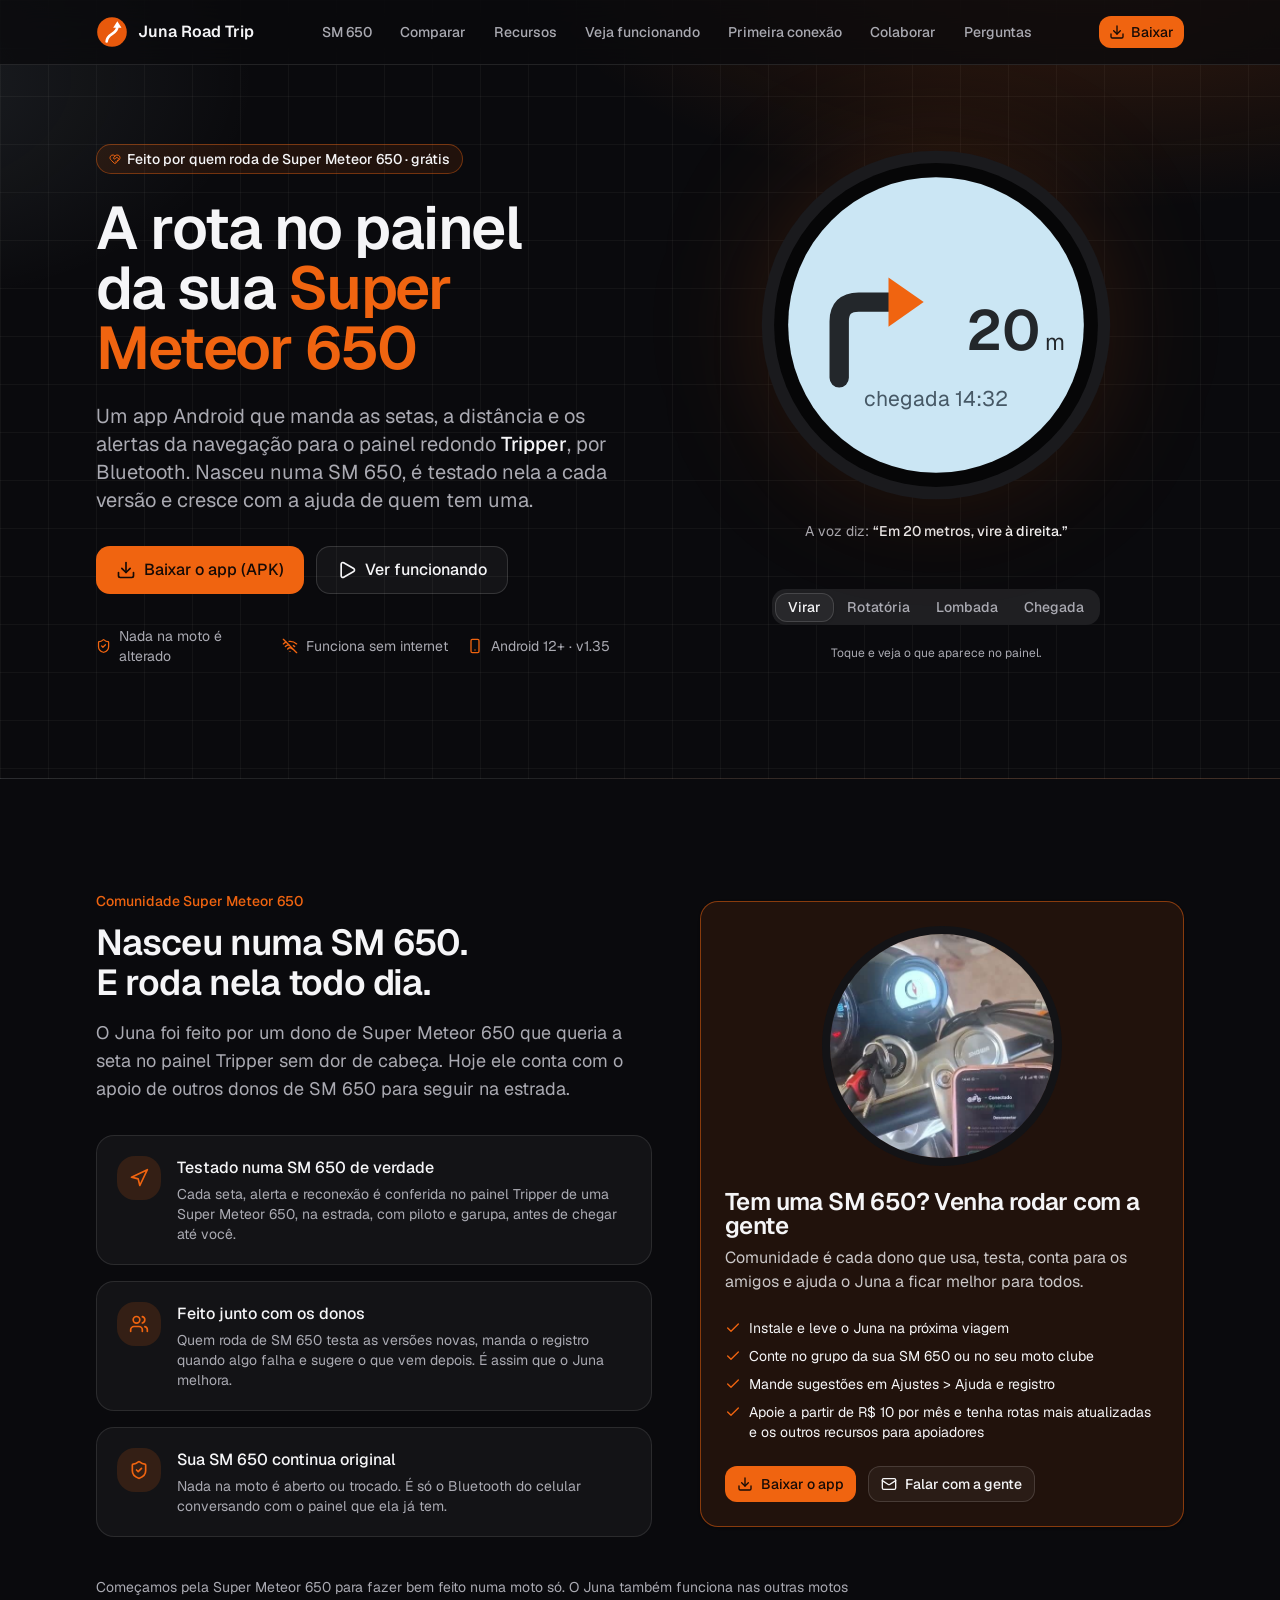
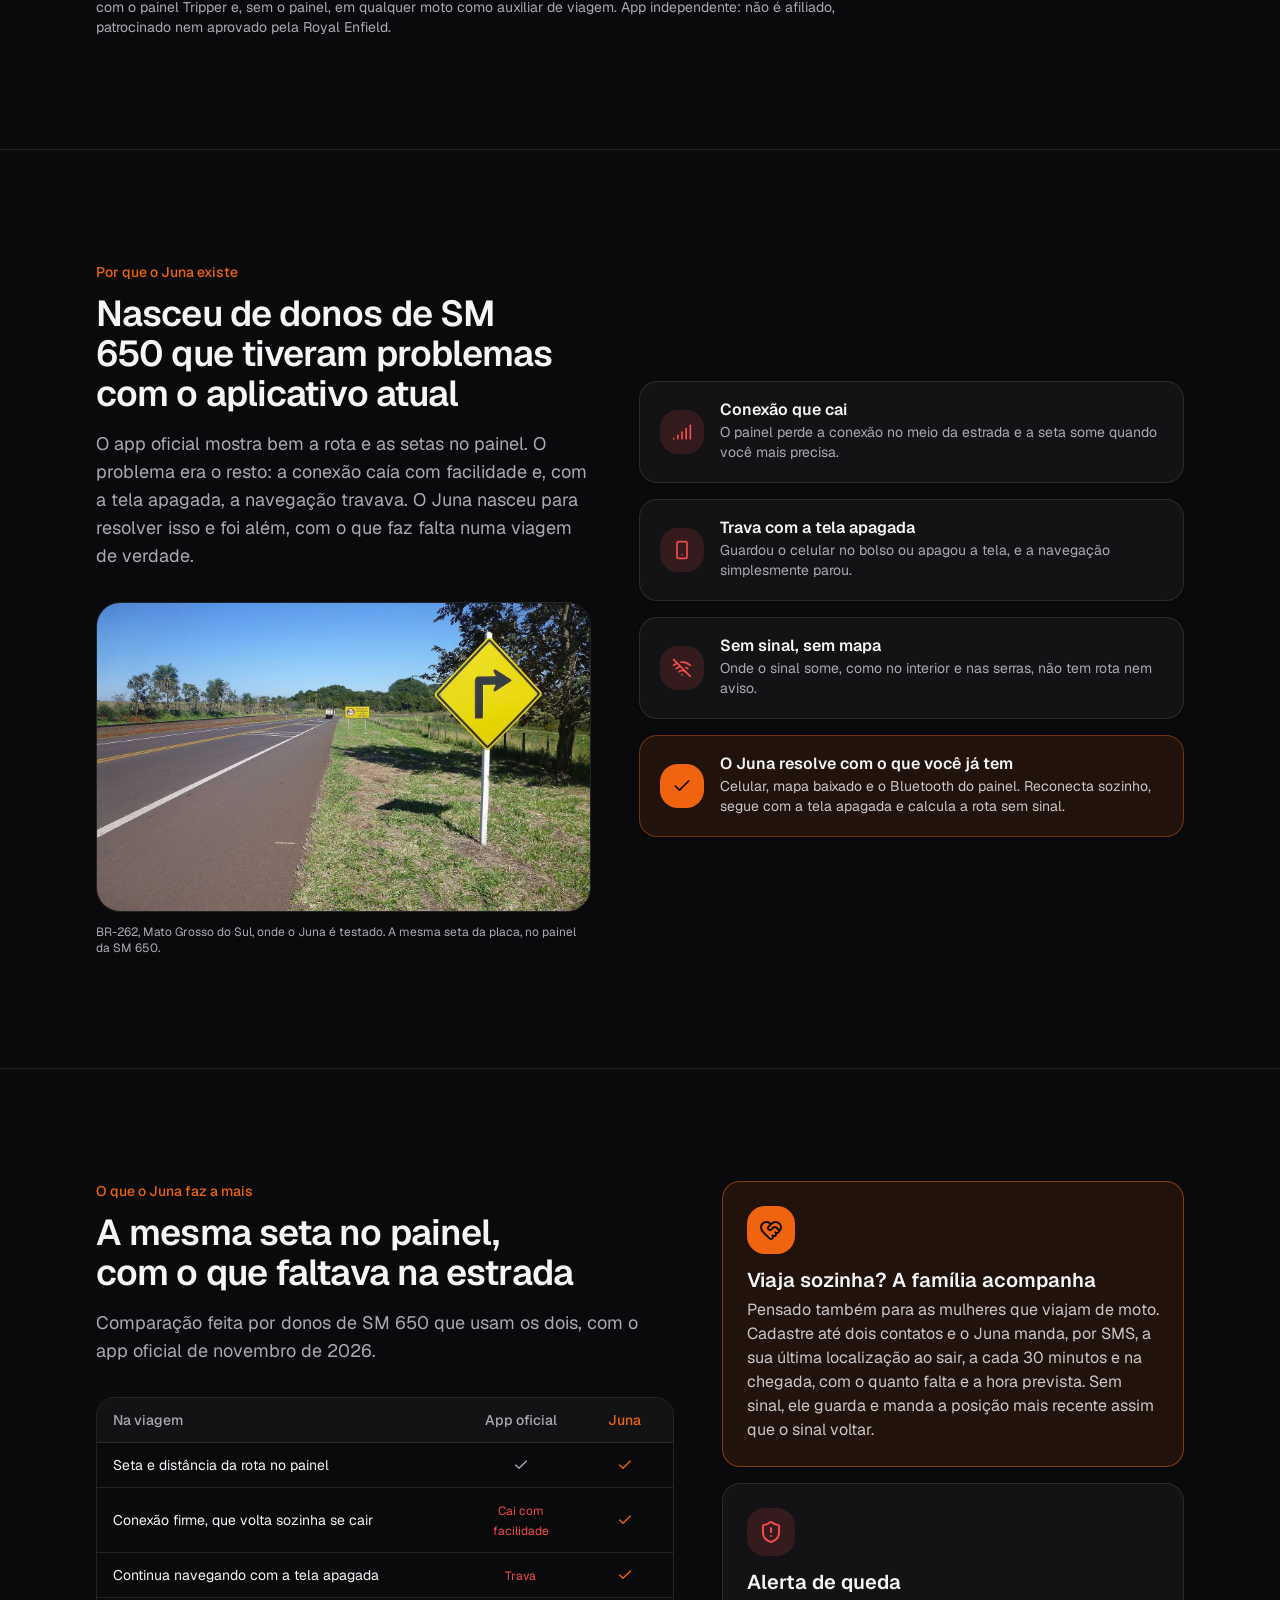
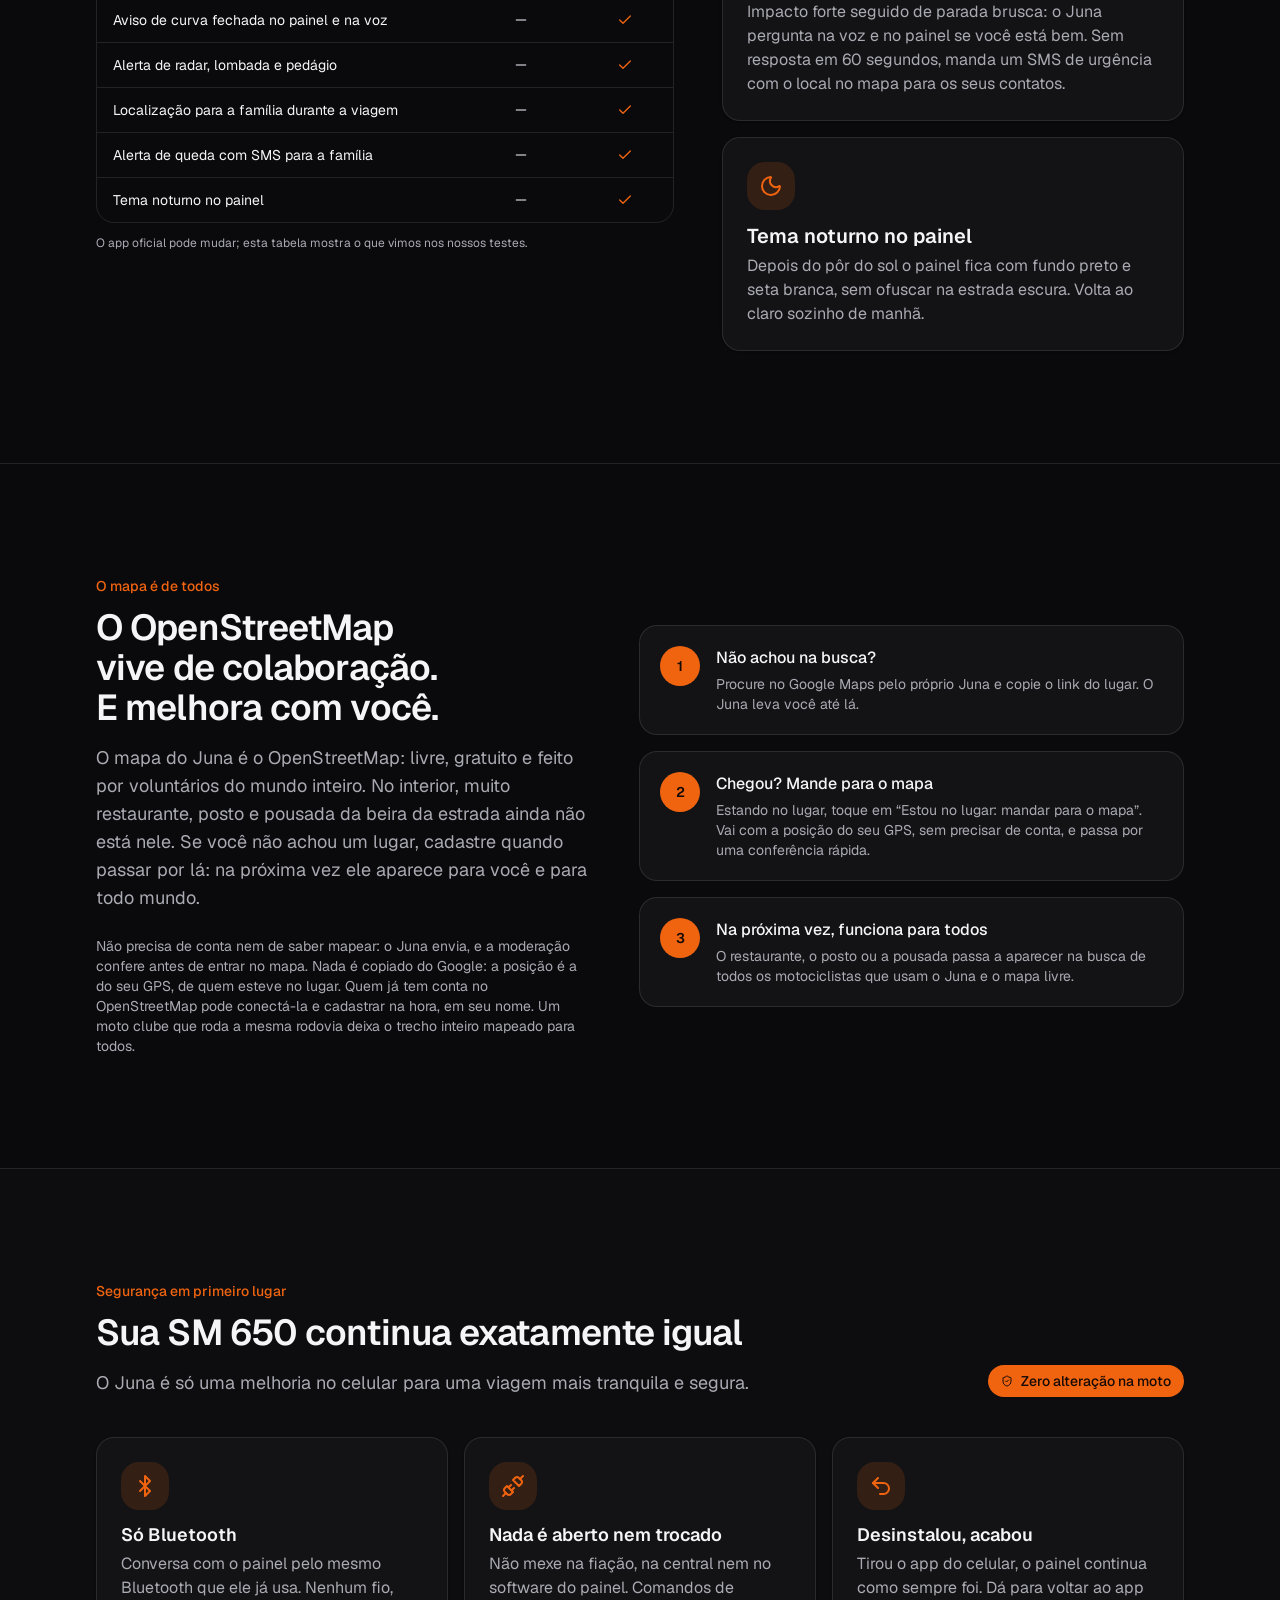
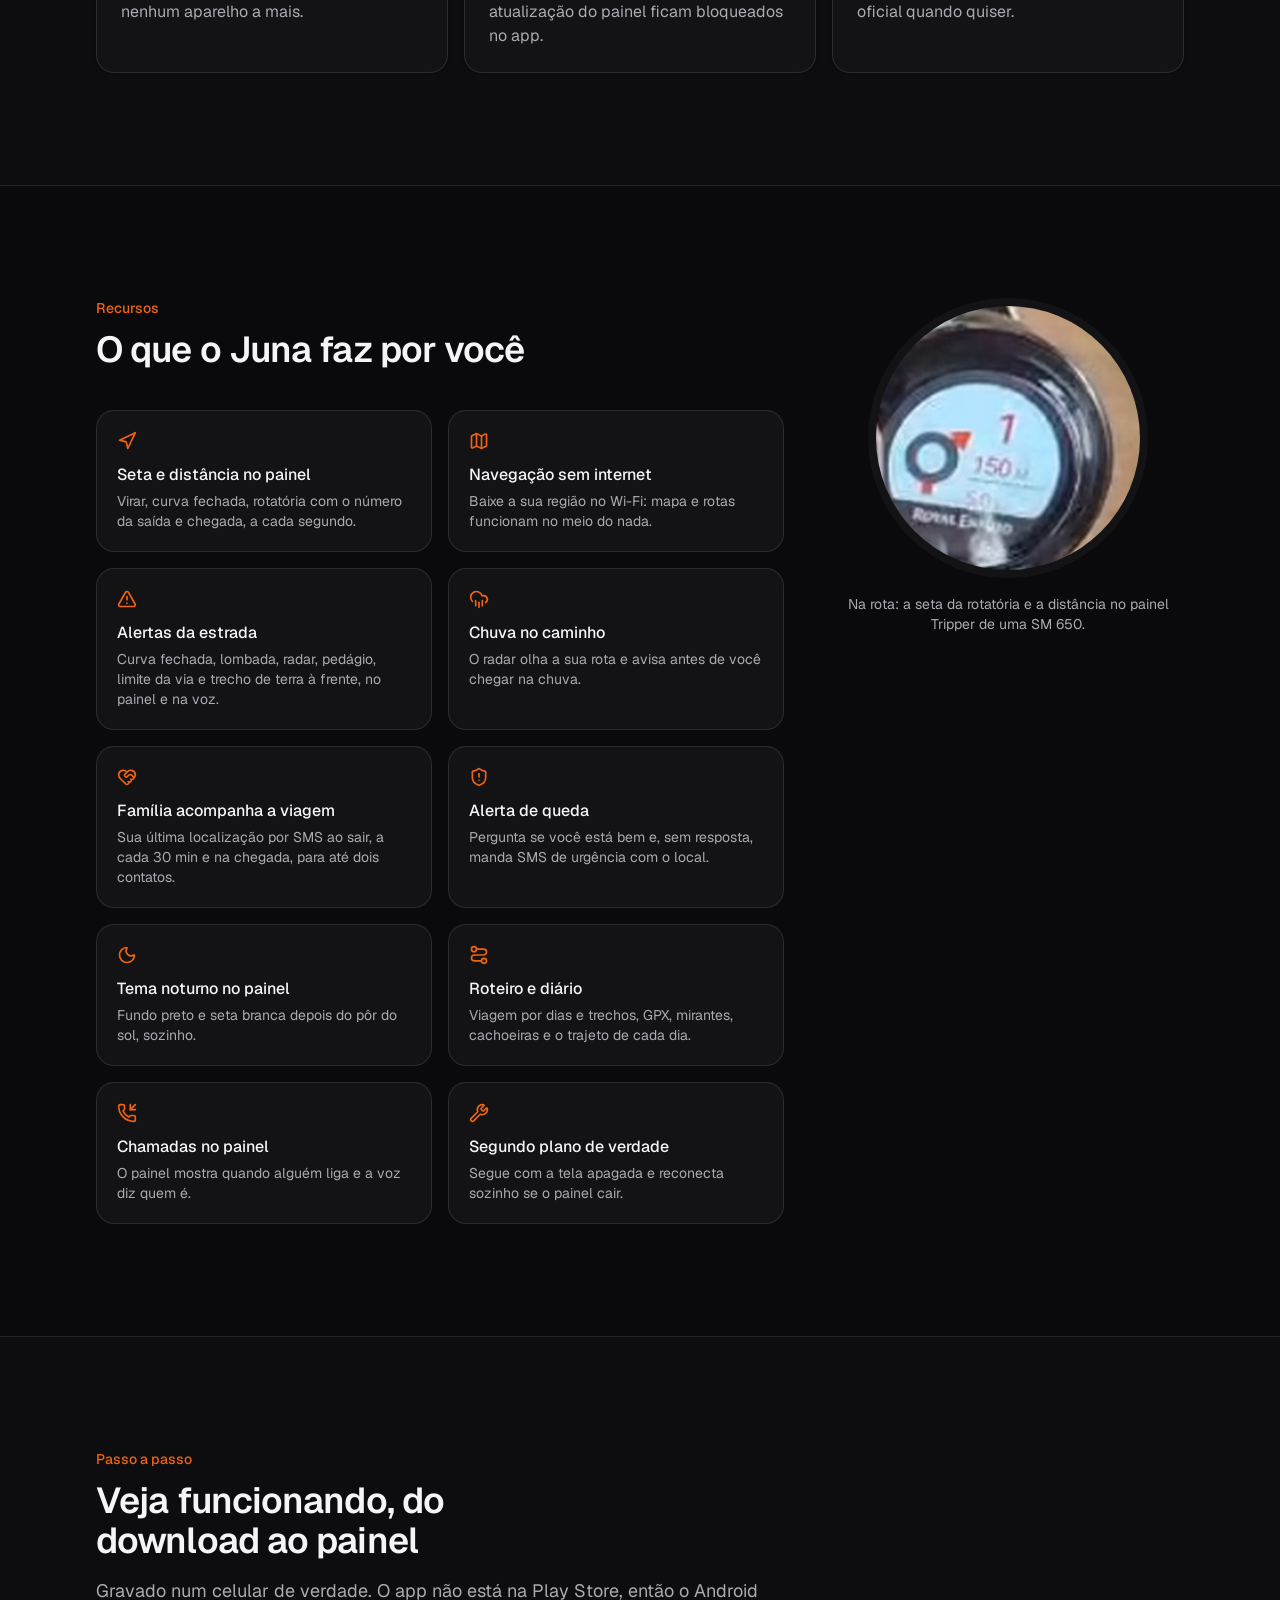
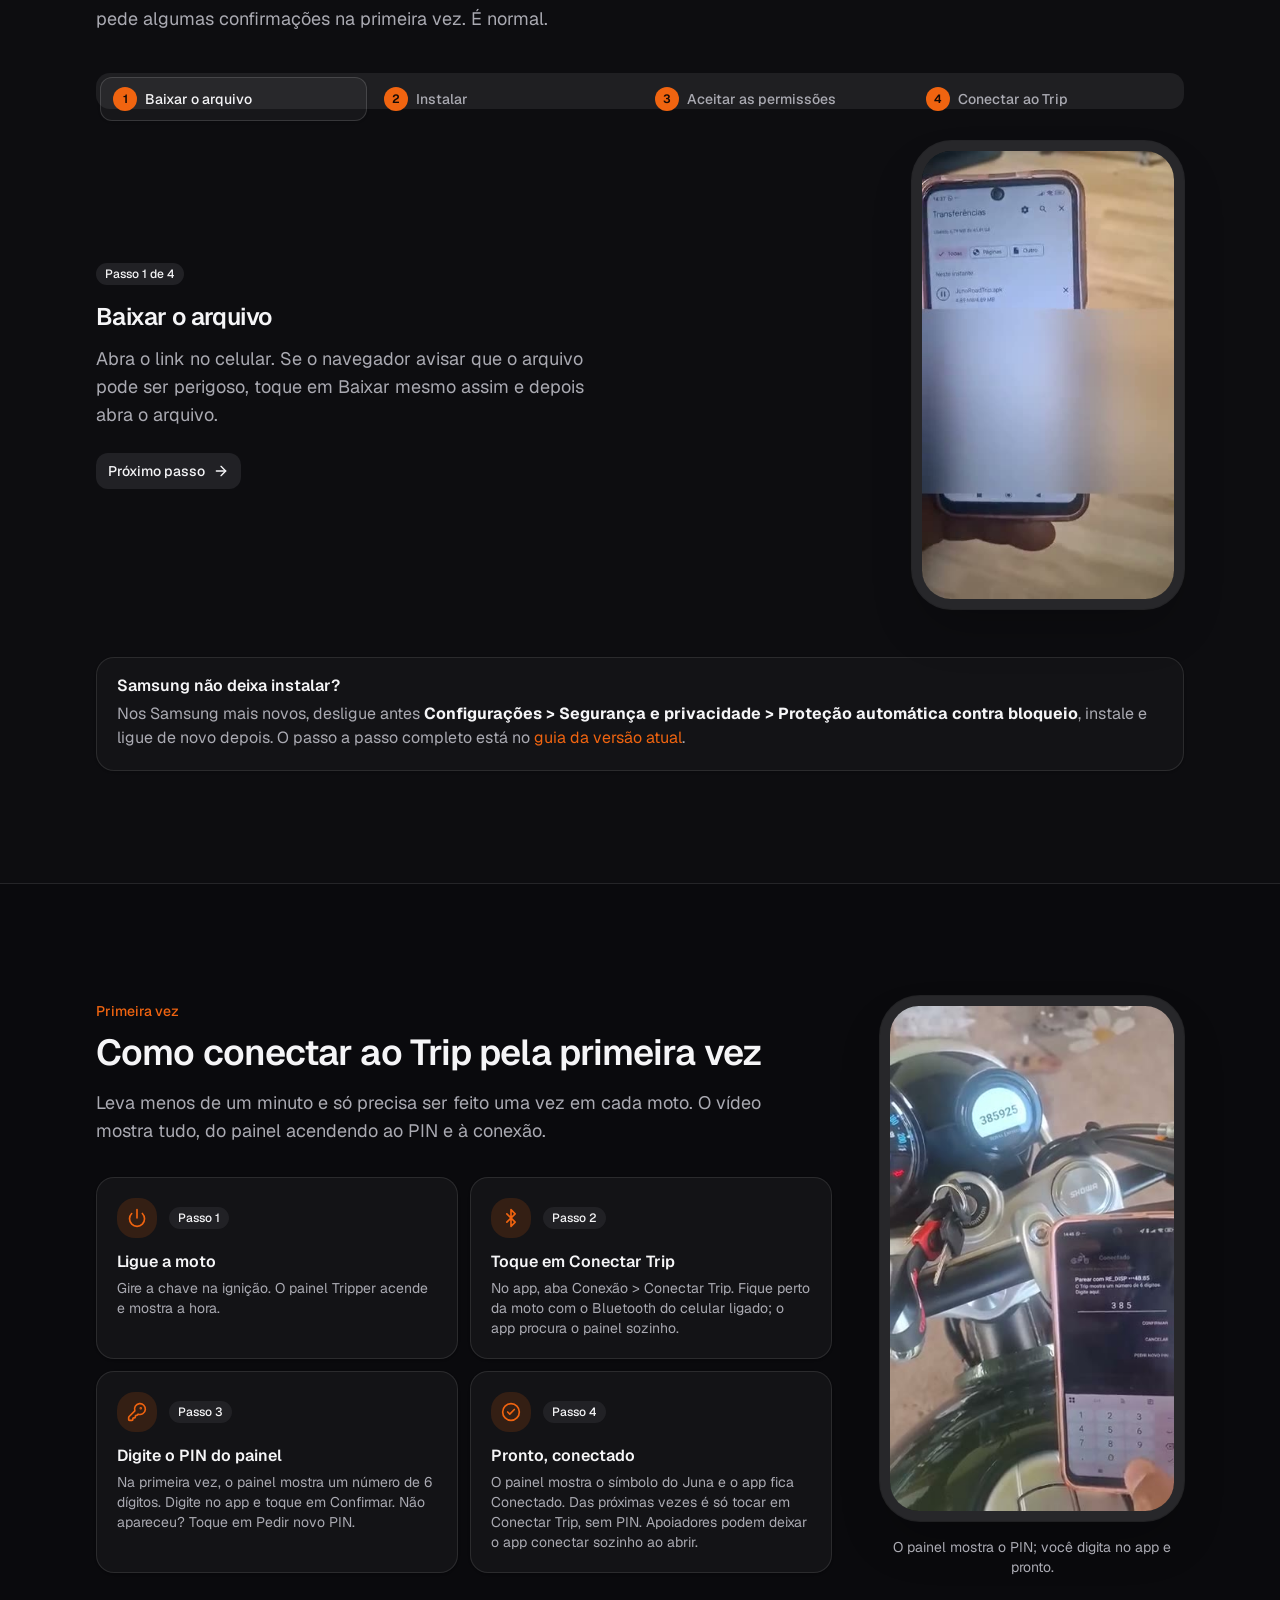
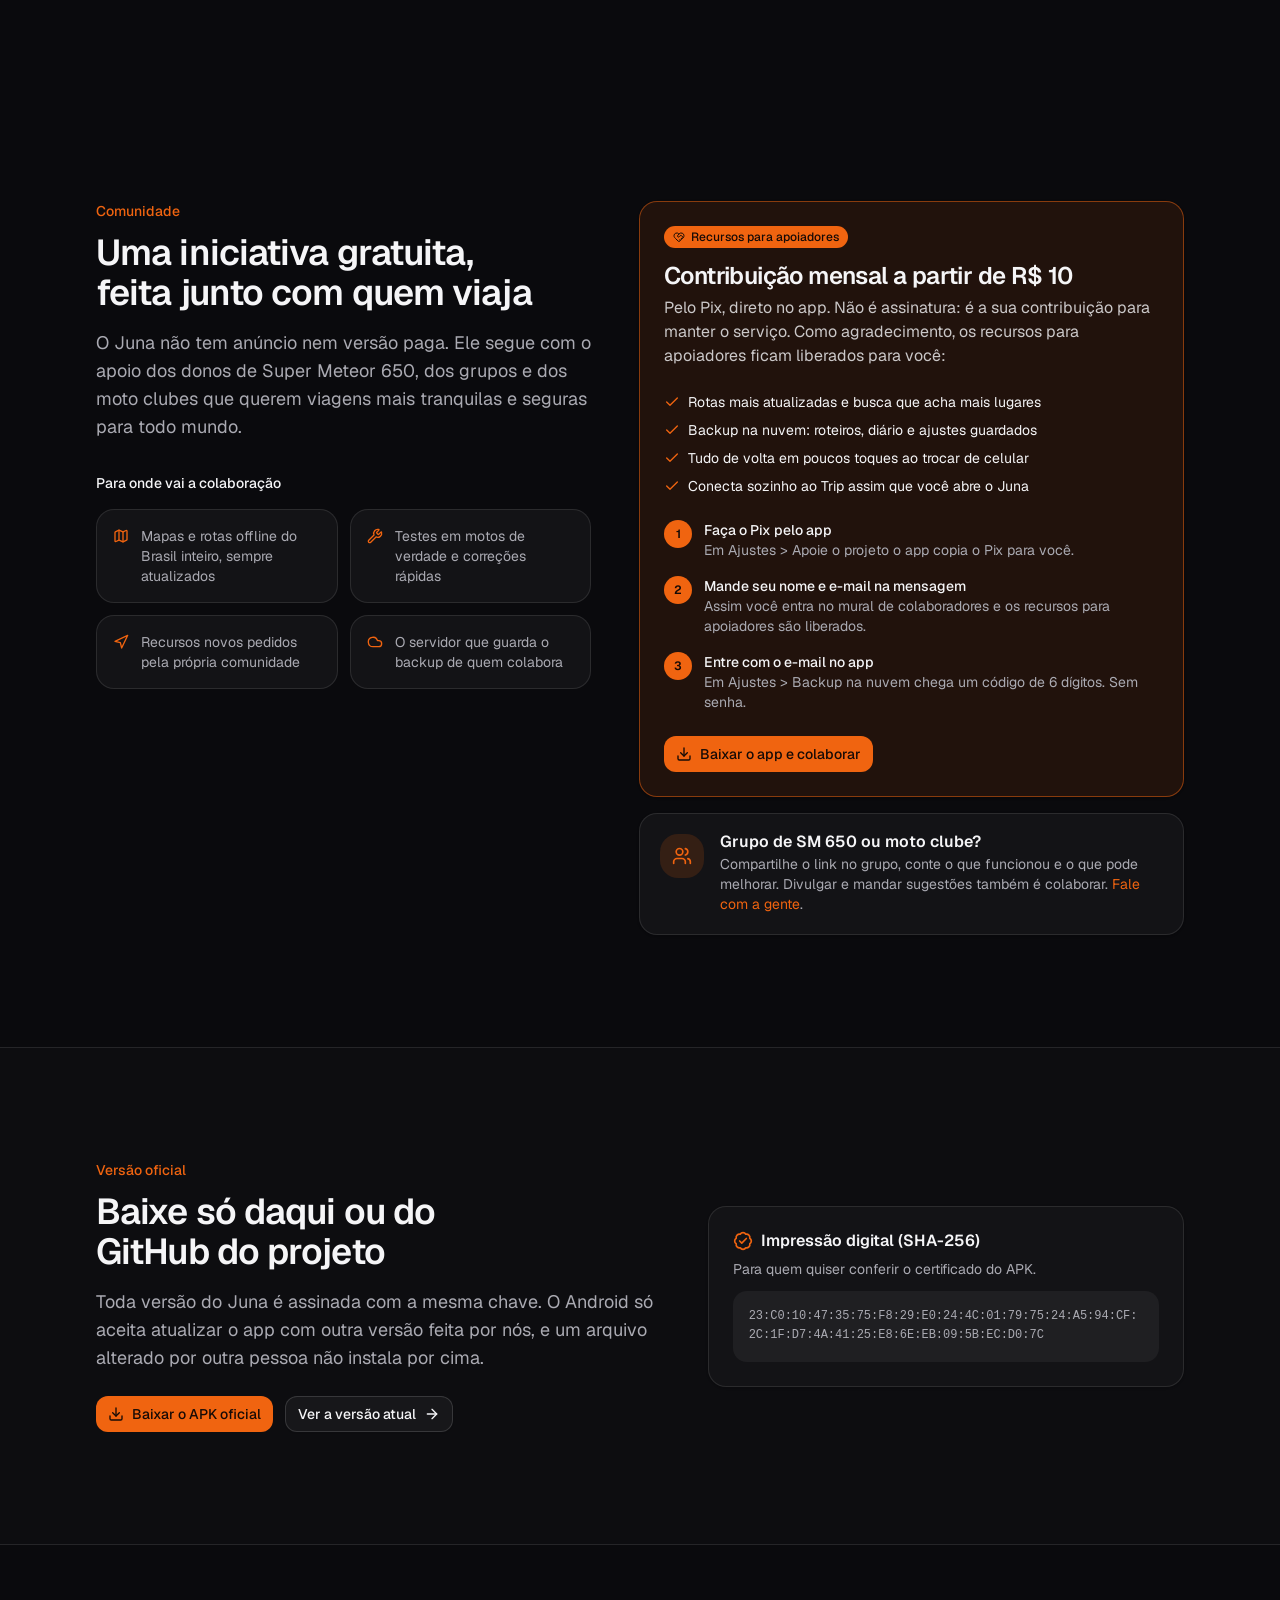
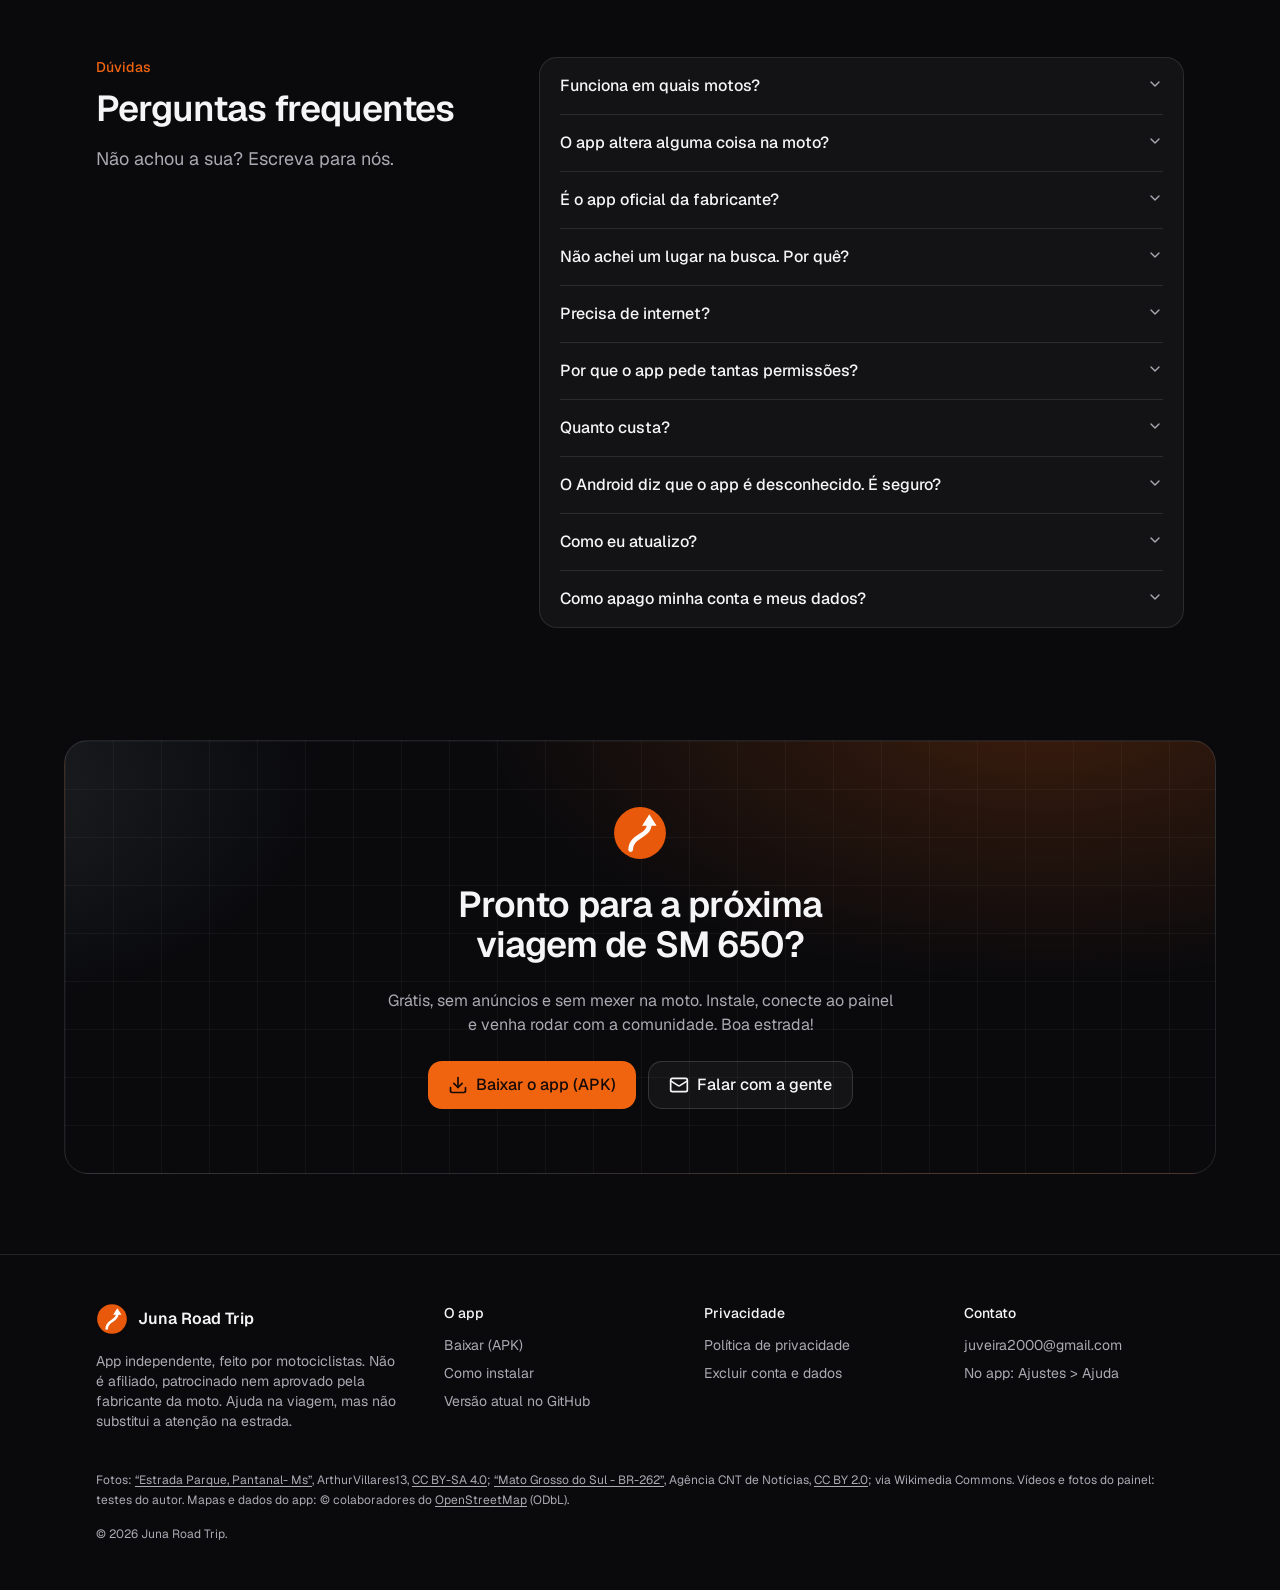
<file: index.html>
<!doctype html>
<html lang="pt-BR" class="dark">
<head>
<meta charset="utf-8">
<meta name="viewport" content="width=device-width, initial-scale=1">
<title>Juna Road Trip — a rota no painel Tripper da sua Super Meteor 650</title>
<meta name="description" content="App Android gratuito, feito por donos de Super Meteor 650, que manda as setas, a distância e os alertas da navegação para o painel Tripper por Bluetooth. Nada na moto é alterado. Funciona sem internet.">
<meta name="theme-color" content="#18181b">
<meta property="og:title" content="Juna Road Trip">
<meta property="og:description" content="A rota no painel Tripper da sua Super Meteor 650. App Android gratuito, feito por donos de SM 650, sem alterar nada na moto.">
<meta property="og:image" content="https://juveira2000.github.io/juna-road-trip/assets/juna-conectado.jpg">
<link rel="icon" href="data:image/svg+xml,%3Csvg xmlns='http://www.w3.org/2000/svg' viewBox='0 0 108 108'%3E%3Ccircle cx='54' cy='54' r='50' fill='%23E8590C'/%3E%3Cpath d='M36 86C36 58 72 62 72 36' stroke='%23fff' stroke-width='9' stroke-linecap='round' fill='none'/%3E%3Cpath d='M72 18 86 40H58Z' fill='%23fff'/%3E%3C/svg%3E">
  <script type="module" crossorigin src="./assets/index-BBFtbzDK.js"></script>
  <link rel="modulepreload" crossorigin href="./assets/Layout-DtpRxYAv.js">
  <link rel="stylesheet" crossorigin href="./assets/Layout-B9rmvuML.css">
</head>
<body>
<div id="root"></div>
<noscript><p style="padding:2rem;font-family:sans-serif">Ative o JavaScript para ver a página, ou baixe direto: <a href="https://github.com/juveira2000/juna-road-trip/releases/download/atual/JunaRoadTrip.apk">JunaRoadTrip.apk</a>.</p></noscript>
</body>
</html>
</file>
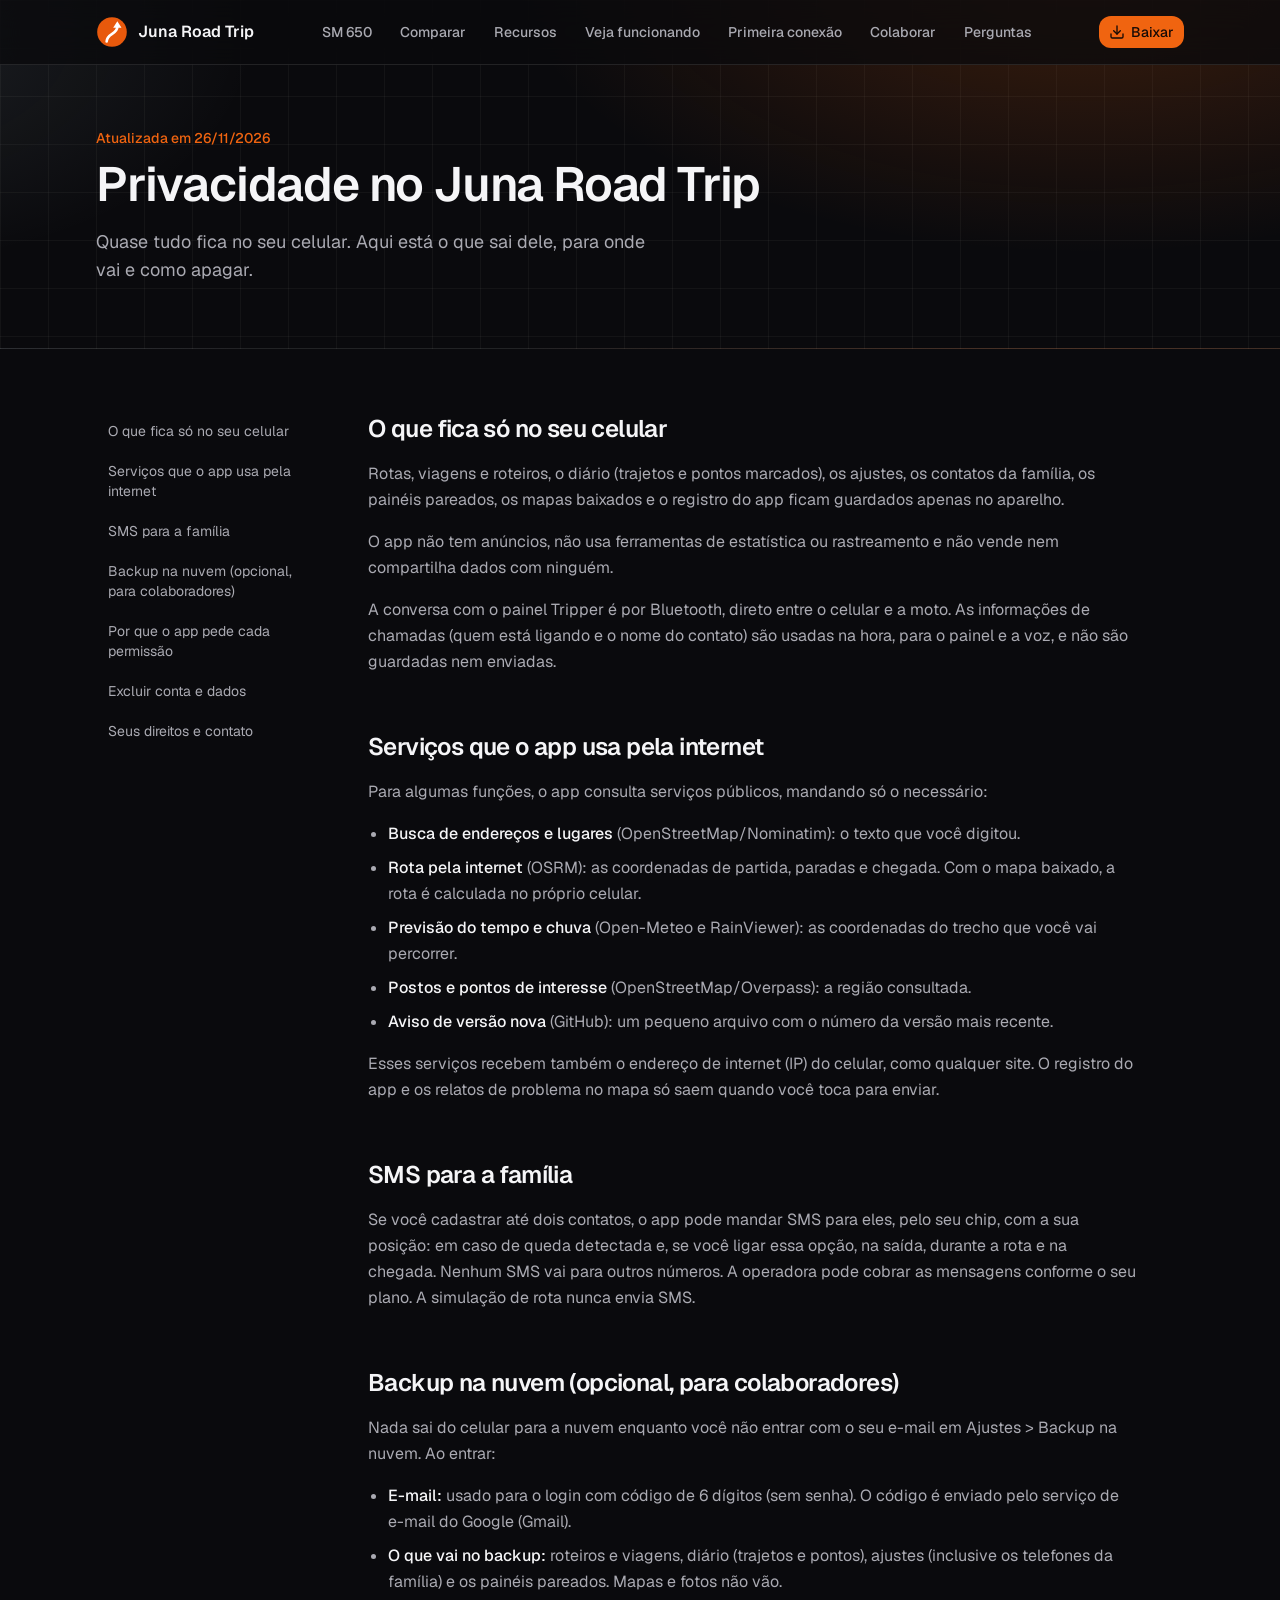
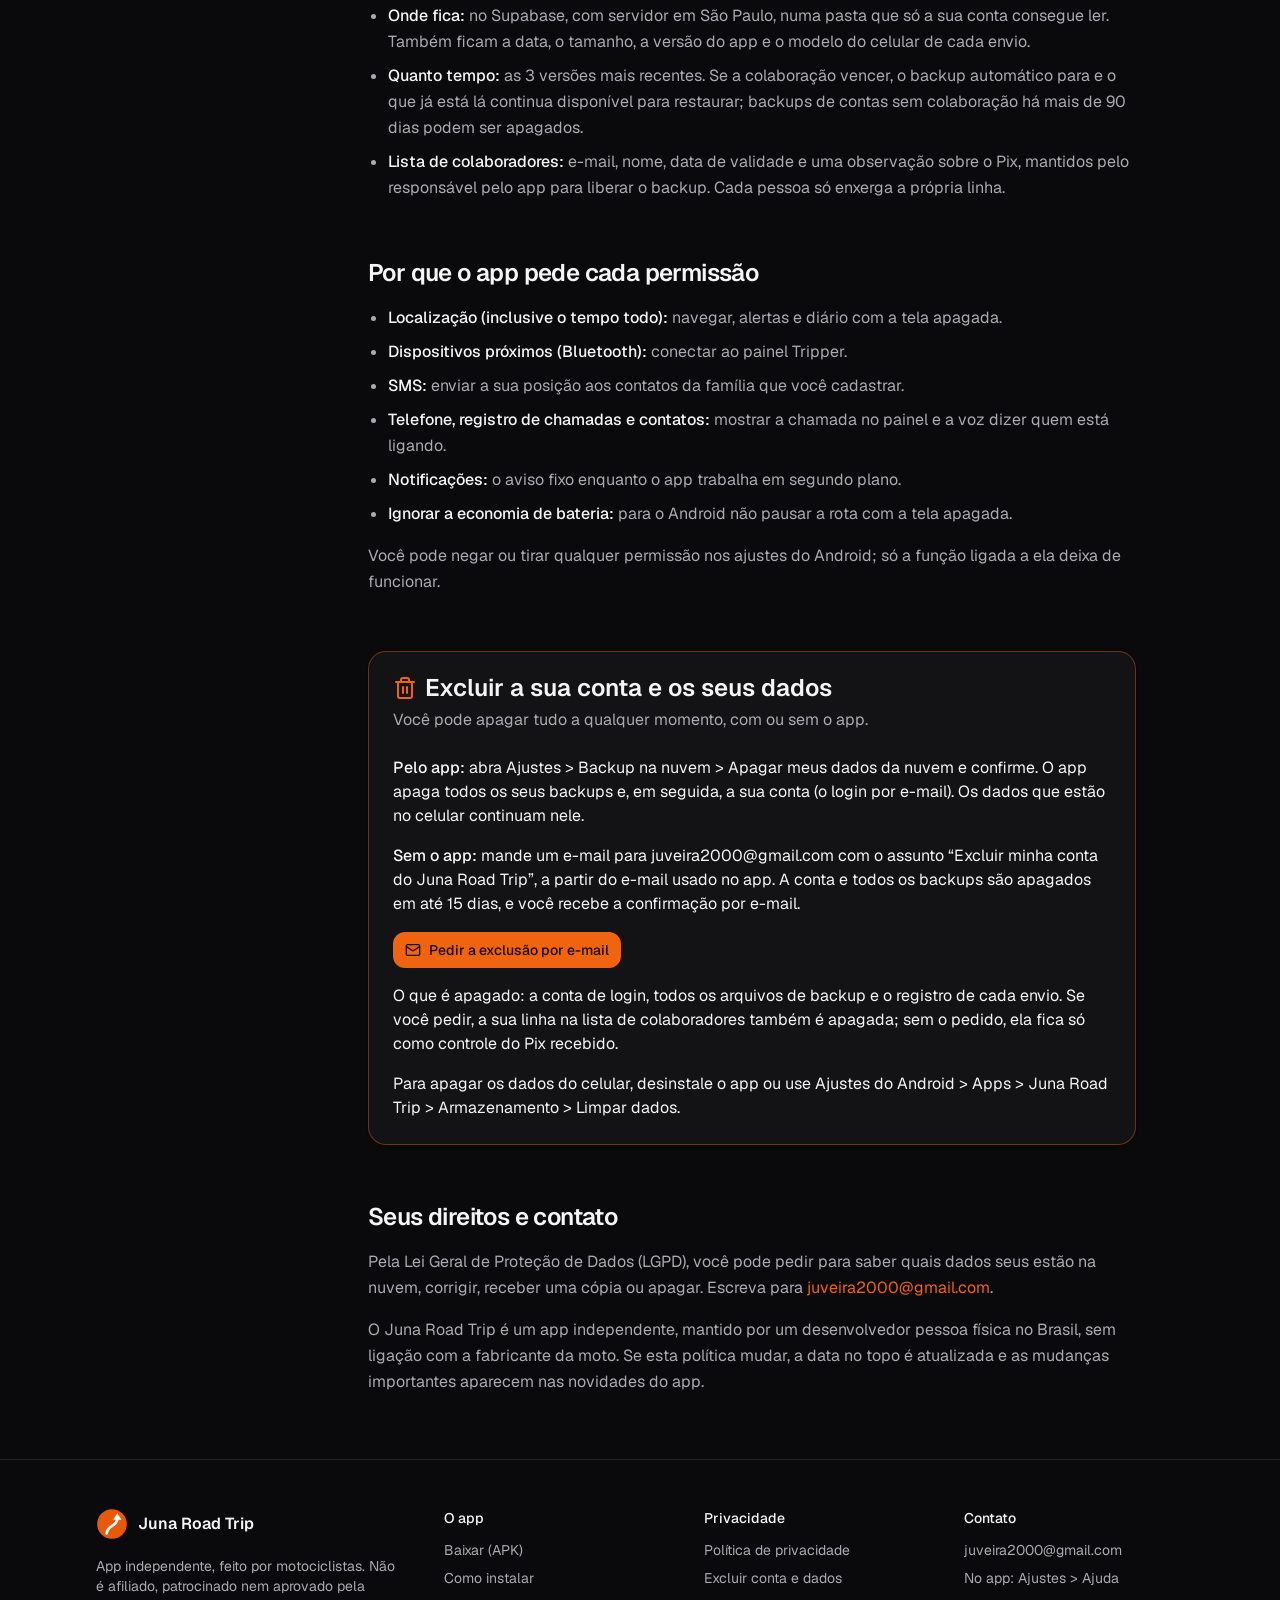
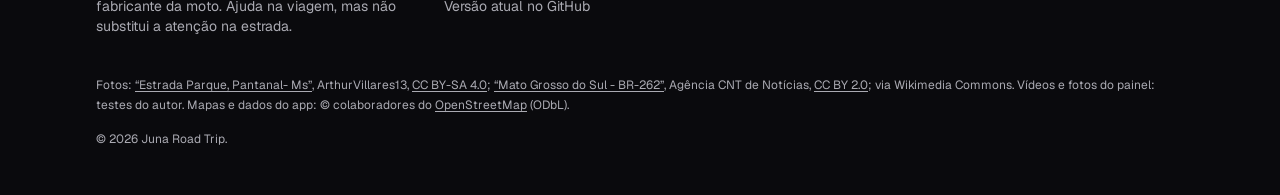
<file: privacidade.html>
<!doctype html>
<html lang="pt-BR" class="dark">
<head>
<meta charset="utf-8">
<meta name="viewport" content="width=device-width, initial-scale=1">
<title>Privacidade — Juna Road Trip</title>
<meta name="description" content="Política de privacidade do app Juna Road Trip e como excluir a sua conta e os seus dados da nuvem.">
<meta name="theme-color" content="#18181b">
<link rel="icon" href="data:image/svg+xml,%3Csvg xmlns='http://www.w3.org/2000/svg' viewBox='0 0 108 108'%3E%3Ccircle cx='54' cy='54' r='50' fill='%23E8590C'/%3E%3Cpath d='M36 86C36 58 72 62 72 36' stroke='%23fff' stroke-width='9' stroke-linecap='round' fill='none'/%3E%3Cpath d='M72 18 86 40H58Z' fill='%23fff'/%3E%3C/svg%3E">
  <script type="module" crossorigin src="./assets/privacidade-CjMOO0v1.js"></script>
  <link rel="modulepreload" crossorigin href="./assets/Layout-DtpRxYAv.js">
  <link rel="stylesheet" crossorigin href="./assets/Layout-B9rmvuML.css">
</head>
<body>
<div id="root"></div>
<noscript><p style="padding:2rem;font-family:sans-serif">Ative o JavaScript para ler a política. Para excluir a sua conta, escreva para juveira2000@gmail.com com o assunto "Excluir minha conta do Juna Road Trip".</p></noscript>
</body>
</html>
</file>
<file: assets/Layout-B9rmvuML.css>
@layer properties{@supports (((-webkit-hyphens:none)) and (not (margin-trim:block))) or ((-moz-orient:inline) and (not (color:rgb(from red r g b)))){*,:before,:after,::backdrop{--tw-translate-x:0;--tw-translate-y:0;--tw-translate-z:0;--tw-rotate-x:initial;--tw-rotate-y:initial;--tw-rotate-z:initial;--tw-skew-x:initial;--tw-skew-y:initial;--tw-space-y-reverse:0;--tw-border-style:solid;--tw-leading:initial;--tw-font-weight:initial;--tw-tracking:initial;--tw-shadow:0 0 #0000;--tw-shadow-color:initial;--tw-shadow-alpha:100%;--tw-inset-shadow:0 0 #0000;--tw-inset-shadow-color:initial;--tw-inset-shadow-alpha:100%;--tw-ring-color:initial;--tw-ring-shadow:0 0 #0000;--tw-inset-ring-color:initial;--tw-inset-ring-shadow:0 0 #0000;--tw-ring-inset:initial;--tw-ring-offset-width:0px;--tw-ring-offset-color:#fff;--tw-ring-offset-shadow:0 0 #0000;--tw-outline-style:solid;--tw-blur:initial;--tw-brightness:initial;--tw-contrast:initial;--tw-grayscale:initial;--tw-hue-rotate:initial;--tw-invert:initial;--tw-opacity:initial;--tw-saturate:initial;--tw-sepia:initial;--tw-drop-shadow:initial;--tw-drop-shadow-color:initial;--tw-drop-shadow-alpha:100%;--tw-drop-shadow-size:initial;--tw-backdrop-blur:initial;--tw-backdrop-brightness:initial;--tw-backdrop-contrast:initial;--tw-backdrop-grayscale:initial;--tw-backdrop-hue-rotate:initial;--tw-backdrop-invert:initial;--tw-backdrop-opacity:initial;--tw-backdrop-saturate:initial;--tw-backdrop-sepia:initial;--tw-duration:initial;--tw-scale-x:1;--tw-scale-y:1;--tw-scale-z:1;--tw-content:"";--tw-animation-delay:0s;--tw-animation-direction:normal;--tw-animation-duration:initial;--tw-animation-fill-mode:none;--tw-animation-iteration-count:1;--tw-enter-blur:0;--tw-enter-opacity:1;--tw-enter-rotate:0;--tw-enter-scale:1;--tw-enter-translate-x:0;--tw-enter-translate-y:0;--tw-exit-blur:0;--tw-exit-opacity:1;--tw-exit-rotate:0;--tw-exit-scale:1;--tw-exit-translate-x:0;--tw-exit-translate-y:0}}}@layer theme{:root,:host{--font-mono:ui-monospace, SFMono-Regular, Menlo, Monaco, Consolas, "Liberation Mono", "Courier New", monospace;--color-zinc-800:oklch(27.4% .006 286.033);--color-black:#000;--color-white:#fff;--spacing:.25rem;--container-xs:20rem;--container-sm:24rem;--container-lg:32rem;--container-xl:36rem;--container-2xl:42rem;--container-3xl:48rem;--container-6xl:72rem;--text-xs:.75rem;--text-xs--line-height:calc(1 / .75);--text-sm:.875rem;--text-sm--line-height:calc(1.25 / .875);--text-base:1rem;--text-base--line-height: 1.5 ;--text-lg:1.125rem;--text-lg--line-height:calc(1.75 / 1.125);--text-xl:1.25rem;--text-xl--line-height:calc(1.75 / 1.25);--text-2xl:1.5rem;--text-2xl--line-height:calc(2 / 1.5);--text-3xl:1.875rem;--text-3xl--line-height: 1.2 ;--text-4xl:2.25rem;--text-4xl--line-height:calc(2.5 / 2.25);--text-5xl:3rem;--text-5xl--line-height:1;--text-6xl:3.75rem;--text-6xl--line-height:1;--font-weight-medium:500;--font-weight-semibold:600;--tracking-tight:-.025em;--leading-relaxed:1.625;--radius-3xl:1.5rem;--drop-shadow-2xl:0 25px 25px #00000026;--blur-lg:16px;--blur-3xl:64px;--default-transition-duration:.15s;--default-transition-timing-function:cubic-bezier(.4, 0, .2, 1);--default-font-family:"Geist Variable", ui-sans-serif, system-ui, sans-serif;--default-mono-font-family:var(--font-mono)}}@layer base{*,:after,:before,::backdrop{box-sizing:border-box;border:0 solid;margin:0;padding:0}::file-selector-button{box-sizing:border-box;border:0 solid;margin:0;padding:0}html,:host{-webkit-text-size-adjust:100%;tab-size:4;line-height:1.5;font-family:var(--default-font-family,-apple-system, BlinkMacSystemFont, "Segoe UI", Roboto, "Helvetica Neue", "Noto Sans", Arial, sans-serif, "Apple Color Emoji", "Segoe UI Emoji", "Segoe UI Symbol", "Noto Color Emoji");font-feature-settings:var(--default-font-feature-settings,normal);font-variation-settings:var(--default-font-variation-settings,normal);-webkit-tap-highlight-color:transparent}hr{height:0;color:inherit;border-top-width:1px}abbr:where([title]){-webkit-text-decoration:underline dotted;text-decoration:underline dotted}h1,h2,h3,h4,h5,h6{font-size:inherit;font-weight:inherit}a{color:inherit;-webkit-text-decoration:inherit;text-decoration:inherit}b,strong{font-weight:bolder}code,kbd,samp,pre{font-family:var(--default-mono-font-family,ui-monospace, SFMono-Regular, Menlo, Monaco, Consolas, "Liberation Mono", "Courier New", monospace);font-feature-settings:var(--default-mono-font-feature-settings,normal);font-variation-settings:var(--default-mono-font-variation-settings,normal);font-size:1em}small{font-size:80%}sub,sup{vertical-align:baseline;font-size:75%;line-height:0;position:relative}sub{bottom:-.25em}sup{top:-.5em}table{text-indent:0;border-color:inherit;border-collapse:collapse}:-moz-focusring:where(:not(iframe)){outline:auto}progress{vertical-align:baseline}summary{display:list-item}ol,ul,menu{list-style:none}img,svg,video,canvas,audio,iframe,embed,object{vertical-align:middle;display:block}img,video{max-width:100%;height:auto}button,input,select,optgroup,textarea{font:inherit;font-feature-settings:inherit;font-variation-settings:inherit;letter-spacing:inherit;color:inherit;opacity:1;background-color:#0000;border-radius:0}::file-selector-button{font:inherit;font-feature-settings:inherit;font-variation-settings:inherit;letter-spacing:inherit;color:inherit;opacity:1;background-color:#0000;border-radius:0}:where(select:is([multiple],[size])) optgroup{font-weight:bolder}:where(select:is([multiple],[size])) optgroup option{padding-inline-start:20px}::file-selector-button{margin-inline-end:4px}::placeholder{opacity:1}@supports (not ((-webkit-appearance:-apple-pay-button))) or (contain-intrinsic-size:1px){::placeholder{color:currentColor}@supports (color:color-mix(in lab,red,red)){::placeholder{color:color-mix(in oklab,currentcolor 50%,transparent)}}}textarea{resize:vertical}::-webkit-search-decoration{-webkit-appearance:none}::-webkit-date-and-time-value{min-height:1lh;text-align:inherit}::-webkit-datetime-edit{display:inline-flex}::-webkit-datetime-edit-fields-wrapper{padding:0}::-webkit-datetime-edit{padding-block:0}::-webkit-datetime-edit-year-field{padding-block:0}::-webkit-datetime-edit-month-field{padding-block:0}::-webkit-datetime-edit-day-field{padding-block:0}::-webkit-datetime-edit-hour-field{padding-block:0}::-webkit-datetime-edit-minute-field{padding-block:0}::-webkit-datetime-edit-second-field{padding-block:0}::-webkit-datetime-edit-millisecond-field{padding-block:0}::-webkit-datetime-edit-meridiem-field{padding-block:0}::-webkit-calendar-picker-indicator{line-height:1}:-moz-ui-invalid{box-shadow:none}button,input:where([type=button],[type=reset],[type=submit]){appearance:button}::file-selector-button{appearance:button}::-webkit-inner-spin-button{height:auto}::-webkit-outer-spin-button{height:auto}[hidden]:where(:not([hidden=until-found])){display:none!important}*{border-color:var(--border);outline-color:var(--ring)}@supports (color:color-mix(in lab,red,red)){*{outline-color:color-mix(in oklab,var(--ring) 50%,transparent)}}html{scroll-behavior:smooth;scroll-padding-top:5rem}body{background-color:var(--background);color:var(--foreground);-webkit-font-smoothing:antialiased;-moz-osx-font-smoothing:grayscale;font-feature-settings:"ss01","cv11"}::selection{background-color:var(--primary);color:var(--primary-foreground)}}@layer components;@layer utilities{.\@container\/card-header{container:card-header/inline-size}.pointer-events-none{pointer-events:none}.absolute{position:absolute}.fixed{position:fixed}.relative{position:relative}.sticky{position:sticky}.inset-6{inset:calc(var(--spacing) * 6)}.inset-x-0{inset-inline:0}.top-0{top:0}.top-24{top:calc(var(--spacing) * 24)}.z-50{z-index:50}.col-start-2{grid-column-start:2}.row-span-2{grid-row:span 2/span 2}.row-start-1{grid-row-start:1}.mx-auto{margin-inline:auto}.mt-0\.5{margin-top:calc(var(--spacing) * .5)}.mt-1{margin-top:var(--spacing)}.mt-2{margin-top:calc(var(--spacing) * 2)}.mt-3{margin-top:calc(var(--spacing) * 3)}.mt-4{margin-top:calc(var(--spacing) * 4)}.mt-5{margin-top:calc(var(--spacing) * 5)}.mt-6{margin-top:calc(var(--spacing) * 6)}.mt-8{margin-top:calc(var(--spacing) * 8)}.mt-10{margin-top:calc(var(--spacing) * 10)}.mt-12{margin-top:calc(var(--spacing) * 12)}.mb-2{margin-bottom:calc(var(--spacing) * 2)}.mb-3{margin-bottom:calc(var(--spacing) * 3)}.mb-4{margin-bottom:calc(var(--spacing) * 4)}.mb-6{margin-bottom:calc(var(--spacing) * 6)}.block{display:block}.flex{display:flex}.grid{display:grid}.hidden{display:none}.inline-flex{display:inline-flex}.aspect-\[9\/16\]{aspect-ratio:9/16}.aspect-\[16\/10\]{aspect-ratio:16/10}.aspect-square{aspect-ratio:1}.size-4{width:calc(var(--spacing) * 4);height:calc(var(--spacing) * 4)}.size-5{width:calc(var(--spacing) * 5);height:calc(var(--spacing) * 5)}.size-6{width:calc(var(--spacing) * 6);height:calc(var(--spacing) * 6)}.size-7{width:calc(var(--spacing) * 7);height:calc(var(--spacing) * 7)}.size-8{width:calc(var(--spacing) * 8);height:calc(var(--spacing) * 8)}.size-9{width:calc(var(--spacing) * 9);height:calc(var(--spacing) * 9)}.size-10{width:calc(var(--spacing) * 10);height:calc(var(--spacing) * 10)}.size-11{width:calc(var(--spacing) * 11);height:calc(var(--spacing) * 11)}.size-12{width:calc(var(--spacing) * 12);height:calc(var(--spacing) * 12)}.size-14{width:calc(var(--spacing) * 14);height:calc(var(--spacing) * 14)}.h-6{height:calc(var(--spacing) * 6)}.h-8{height:calc(var(--spacing) * 8)}.h-9{height:calc(var(--spacing) * 9)}.h-10{height:calc(var(--spacing) * 10)}.h-11{height:calc(var(--spacing) * 11)}.h-12{height:calc(var(--spacing) * 12)}.h-16{height:calc(var(--spacing) * 16)}.h-\[calc\(100\%-1px\)\]{height:calc(100% - 1px)}.h-auto{height:auto}.h-full{height:100%}.min-h-12{min-height:calc(var(--spacing) * 12)}.w-14{width:calc(var(--spacing) * 14)}.w-20{width:calc(var(--spacing) * 20)}.w-fit{width:fit-content}.w-full{width:100%}.max-w-2xl{max-width:var(--container-2xl)}.max-w-3xl{max-width:var(--container-3xl)}.max-w-6xl{max-width:var(--container-6xl)}.max-w-\[15rem\]{max-width:15rem}.max-w-\[17\.5rem\]{max-width:17.5rem}.max-w-\[17rem\]{max-width:17rem}.max-w-\[19rem\]{max-width:19rem}.max-w-\[22rem\]{max-width:22rem}.max-w-lg{max-width:var(--container-lg)}.max-w-sm{max-width:var(--container-sm)}.max-w-xl{max-width:var(--container-xl)}.max-w-xs{max-width:var(--container-xs)}.flex-1{flex:1}.shrink-0{flex-shrink:0}.translate-y-0\.5{--tw-translate-y:calc(var(--spacing) * .5);translate:var(--tw-translate-x) var(--tw-translate-y)}.transform{transform:var(--tw-rotate-x, ) var(--tw-rotate-y, ) var(--tw-rotate-z, ) var(--tw-skew-x, ) var(--tw-skew-y, )}.scroll-mt-20{scroll-margin-top:calc(var(--spacing) * 20)}.scroll-mt-24{scroll-margin-top:calc(var(--spacing) * 24)}.auto-rows-min{grid-auto-rows:min-content}.grid-cols-2{grid-template-columns:repeat(2,minmax(0,1fr))}.grid-rows-\[auto_auto\]{grid-template-rows:auto auto}.flex-col{flex-direction:column}.flex-wrap{flex-wrap:wrap}.place-items-center{place-items:center}.content-start{align-content:flex-start}.items-center{align-items:center}.items-start{align-items:flex-start}.justify-between{justify-content:space-between}.justify-center{justify-content:center}.justify-start{justify-content:flex-start}.gap-1{gap:var(--spacing)}.gap-1\.5{gap:calc(var(--spacing) * 1.5)}.gap-2{gap:calc(var(--spacing) * 2)}.gap-2\.5{gap:calc(var(--spacing) * 2.5)}.gap-3{gap:calc(var(--spacing) * 3)}.gap-4{gap:calc(var(--spacing) * 4)}.gap-5{gap:calc(var(--spacing) * 5)}.gap-6{gap:calc(var(--spacing) * 6)}.gap-8{gap:calc(var(--spacing) * 8)}.gap-10{gap:calc(var(--spacing) * 10)}.gap-12{gap:calc(var(--spacing) * 12)}:where(.space-y-1>:not(:last-child)){--tw-space-y-reverse:0;margin-block-start:calc(var(--spacing) * var(--tw-space-y-reverse));margin-block-end:calc(var(--spacing) * calc(1 - var(--tw-space-y-reverse)))}:where(.space-y-2>:not(:last-child)){--tw-space-y-reverse:0;margin-block-start:calc(calc(var(--spacing) * 2) * var(--tw-space-y-reverse));margin-block-end:calc(calc(var(--spacing) * 2) * calc(1 - var(--tw-space-y-reverse)))}:where(.space-y-4>:not(:last-child)){--tw-space-y-reverse:0;margin-block-start:calc(calc(var(--spacing) * 4) * var(--tw-space-y-reverse));margin-block-end:calc(calc(var(--spacing) * 4) * calc(1 - var(--tw-space-y-reverse)))}:where(.space-y-14>:not(:last-child)){--tw-space-y-reverse:0;margin-block-start:calc(calc(var(--spacing) * 14) * var(--tw-space-y-reverse));margin-block-end:calc(calc(var(--spacing) * 14) * calc(1 - var(--tw-space-y-reverse)))}.self-start{align-self:flex-start}.justify-self-end{justify-self:flex-end}.truncate{text-overflow:ellipsis;white-space:nowrap;overflow:hidden}.overflow-hidden{overflow:hidden}.rounded-2xl{border-radius:calc(var(--radius) + 10px)}.rounded-3xl{border-radius:var(--radius-3xl)}.rounded-\[1\.8rem\]{border-radius:1.8rem}.rounded-\[2\.5rem\]{border-radius:2.5rem}.rounded-full{border-radius:2147483647px}.rounded-lg{border-radius:var(--radius)}.rounded-md{border-radius:calc(var(--radius) - 2px)}.rounded-xl{border-radius:calc(var(--radius) + 4px)}.border{border-style:var(--tw-border-style);border-width:1px}.border-8{border-style:var(--tw-border-style);border-width:8px}.border-\[10px\]{border-style:var(--tw-border-style);border-width:10px}.border-y{border-block-style:var(--tw-border-style);border-block-width:1px}.border-t{border-top-style:var(--tw-border-style);border-top-width:1px}.border-b{border-bottom-style:var(--tw-border-style);border-bottom-width:1px}.border-border{border-color:var(--border)}.border-card{border-color:var(--card)}.border-primary\/40{border-color:var(--primary)}@supports (color:color-mix(in lab,red,red)){.border-primary\/40{border-color:color-mix(in oklab,var(--primary) 40%,transparent)}}.border-primary\/50{border-color:var(--primary)}@supports (color:color-mix(in lab,red,red)){.border-primary\/50{border-color:color-mix(in oklab,var(--primary) 50%,transparent)}}.border-transparent{border-color:#0000}.border-zinc-800{border-color:var(--color-zinc-800)}.bg-background,.bg-background\/75{background-color:var(--background)}@supports (color:color-mix(in lab,red,red)){.bg-background\/75{background-color:color-mix(in oklab,var(--background) 75%,transparent)}}.bg-black{background-color:var(--color-black)}.bg-card,.bg-card\/40{background-color:var(--card)}@supports (color:color-mix(in lab,red,red)){.bg-card\/40{background-color:color-mix(in oklab,var(--card) 40%,transparent)}}.bg-destructive,.bg-destructive\/15{background-color:var(--destructive)}@supports (color:color-mix(in lab,red,red)){.bg-destructive\/15{background-color:color-mix(in oklab,var(--destructive) 15%,transparent)}}.bg-muted{background-color:var(--muted)}.bg-primary,.bg-primary\/10{background-color:var(--primary)}@supports (color:color-mix(in lab,red,red)){.bg-primary\/10{background-color:color-mix(in oklab,var(--primary) 10%,transparent)}}.bg-primary\/15{background-color:var(--primary)}@supports (color:color-mix(in lab,red,red)){.bg-primary\/15{background-color:color-mix(in oklab,var(--primary) 15%,transparent)}}.bg-primary\/25{background-color:var(--primary)}@supports (color:color-mix(in lab,red,red)){.bg-primary\/25{background-color:color-mix(in oklab,var(--primary) 25%,transparent)}}.bg-secondary{background-color:var(--secondary)}.bg-transparent{background-color:#0000}.object-cover{object-fit:cover}.p-1{padding:var(--spacing)}.p-4{padding:calc(var(--spacing) * 4)}.p-5{padding:calc(var(--spacing) * 5)}.p-\[3px\]{padding:3px}.px-2{padding-inline:calc(var(--spacing) * 2)}.px-3{padding-inline:calc(var(--spacing) * 3)}.px-4{padding-inline:calc(var(--spacing) * 4)}.px-5{padding-inline:calc(var(--spacing) * 5)}.px-6{padding-inline:calc(var(--spacing) * 6)}.px-7{padding-inline:calc(var(--spacing) * 7)}.py-0\.5{padding-block:calc(var(--spacing) * .5)}.py-1{padding-block:var(--spacing)}.py-2{padding-block:calc(var(--spacing) * 2)}.py-3{padding-block:calc(var(--spacing) * 3)}.py-4{padding-block:calc(var(--spacing) * 4)}.py-5{padding-block:calc(var(--spacing) * 5)}.py-6{padding-block:calc(var(--spacing) * 6)}.py-12{padding-block:calc(var(--spacing) * 12)}.py-16{padding-block:calc(var(--spacing) * 16)}.py-20{padding-block:calc(var(--spacing) * 20)}.pt-0{padding-top:0}.pt-28{padding-top:calc(var(--spacing) * 28)}.pt-32{padding-top:calc(var(--spacing) * 32)}.pb-4{padding-bottom:calc(var(--spacing) * 4)}.pb-16{padding-bottom:calc(var(--spacing) * 16)}.pb-20{padding-bottom:calc(var(--spacing) * 20)}.text-center{text-align:center}.text-left{text-align:left}.font-mono{font-family:var(--font-mono)}.text-2xl{font-size:var(--text-2xl);line-height:var(--tw-leading,var(--text-2xl--line-height))}.text-3xl{font-size:var(--text-3xl);line-height:var(--tw-leading,var(--text-3xl--line-height))}.text-4xl{font-size:var(--text-4xl);line-height:var(--tw-leading,var(--text-4xl--line-height))}.text-base{font-size:var(--text-base);line-height:var(--tw-leading,var(--text-base--line-height))}.text-lg{font-size:var(--text-lg);line-height:var(--tw-leading,var(--text-lg--line-height))}.text-sm{font-size:var(--text-sm);line-height:var(--tw-leading,var(--text-sm--line-height))}.text-xl{font-size:var(--text-xl);line-height:var(--tw-leading,var(--text-xl--line-height))}.text-xs{font-size:var(--text-xs);line-height:var(--tw-leading,var(--text-xs--line-height))}.leading-none{--tw-leading:1;line-height:1}.leading-relaxed{--tw-leading:var(--leading-relaxed);line-height:var(--leading-relaxed)}.font-medium{--tw-font-weight:var(--font-weight-medium);font-weight:var(--font-weight-medium)}.font-semibold{--tw-font-weight:var(--font-weight-semibold);font-weight:var(--font-weight-semibold)}.tracking-tight{--tw-tracking:var(--tracking-tight);letter-spacing:var(--tracking-tight)}.text-balance{text-wrap:balance}.text-pretty{text-wrap:pretty}.break-all{word-break:break-all}.whitespace-nowrap{white-space:nowrap}.text-card-foreground{color:var(--card-foreground)}.text-destructive{color:var(--destructive)}.text-foreground,.text-foreground\/60{color:var(--foreground)}@supports (color:color-mix(in lab,red,red)){.text-foreground\/60{color:color-mix(in oklab,var(--foreground) 60%,transparent)}}.text-foreground\/80{color:var(--foreground)}@supports (color:color-mix(in lab,red,red)){.text-foreground\/80{color:color-mix(in oklab,var(--foreground) 80%,transparent)}}.text-muted-foreground{color:var(--muted-foreground)}.text-primary{color:var(--primary)}.text-primary-foreground{color:var(--primary-foreground)}.text-secondary-foreground{color:var(--secondary-foreground)}.text-white{color:var(--color-white)}.underline{text-decoration-line:underline}.underline-offset-2{text-underline-offset:2px}.underline-offset-4{text-underline-offset:4px}.shadow-2xl{--tw-shadow:0 25px 50px -12px var(--tw-shadow-color,#00000040);box-shadow:var(--tw-inset-shadow),var(--tw-inset-ring-shadow),var(--tw-ring-offset-shadow),var(--tw-ring-shadow),var(--tw-shadow)}.shadow-sm{--tw-shadow:0 1px 3px 0 var(--tw-shadow-color,#0000001a), 0 1px 2px -1px var(--tw-shadow-color,#0000001a);box-shadow:var(--tw-inset-shadow),var(--tw-inset-ring-shadow),var(--tw-ring-offset-shadow),var(--tw-ring-shadow),var(--tw-shadow)}.shadow-xs{--tw-shadow:0 1px 2px 0 var(--tw-shadow-color,#0000000d);box-shadow:var(--tw-inset-shadow),var(--tw-inset-ring-shadow),var(--tw-ring-offset-shadow),var(--tw-ring-shadow),var(--tw-shadow)}.ring-1{--tw-ring-shadow:var(--tw-ring-inset, ) 0 0 0 calc(1px + var(--tw-ring-offset-width)) var(--tw-ring-color,currentcolor);box-shadow:var(--tw-inset-shadow),var(--tw-inset-ring-shadow),var(--tw-ring-offset-shadow),var(--tw-ring-shadow),var(--tw-shadow)}.ring-white\/10{--tw-ring-color:#ffffff1a}@supports (color:color-mix(in lab,red,red)){.ring-white\/10{--tw-ring-color:color-mix(in oklab, var(--color-white) 10%, transparent)}}.outline{outline-style:var(--tw-outline-style);outline-width:1px}.blur-3xl{--tw-blur:blur(var(--blur-3xl));filter:var(--tw-blur, ) var(--tw-brightness, ) var(--tw-contrast, ) var(--tw-grayscale, ) var(--tw-hue-rotate, ) var(--tw-invert, ) var(--tw-saturate, ) var(--tw-sepia, ) var(--tw-drop-shadow, )}.drop-shadow-2xl{--tw-drop-shadow-size:drop-shadow(0 25px 25px var(--tw-drop-shadow-color,#00000026));--tw-drop-shadow:drop-shadow(var(--drop-shadow-2xl));filter:var(--tw-blur, ) var(--tw-brightness, ) var(--tw-contrast, ) var(--tw-grayscale, ) var(--tw-hue-rotate, ) var(--tw-invert, ) var(--tw-saturate, ) var(--tw-sepia, ) var(--tw-drop-shadow, )}.backdrop-blur-lg{--tw-backdrop-blur:blur(var(--blur-lg));-webkit-backdrop-filter:var(--tw-backdrop-blur, ) var(--tw-backdrop-brightness, ) var(--tw-backdrop-contrast, ) var(--tw-backdrop-grayscale, ) var(--tw-backdrop-hue-rotate, ) var(--tw-backdrop-invert, ) var(--tw-backdrop-opacity, ) var(--tw-backdrop-saturate, ) var(--tw-backdrop-sepia, );backdrop-filter:var(--tw-backdrop-blur, ) var(--tw-backdrop-brightness, ) var(--tw-backdrop-contrast, ) var(--tw-backdrop-grayscale, ) var(--tw-backdrop-hue-rotate, ) var(--tw-backdrop-invert, ) var(--tw-backdrop-opacity, ) var(--tw-backdrop-saturate, ) var(--tw-backdrop-sepia, )}.transition-\[color\,box-shadow\]{transition-property:color,box-shadow;transition-timing-function:var(--tw-ease,var(--default-transition-timing-function));transition-duration:var(--tw-duration,var(--default-transition-duration))}.transition-all{transition-property:all;transition-timing-function:var(--tw-ease,var(--default-transition-timing-function));transition-duration:var(--tw-duration,var(--default-transition-duration))}.transition-colors{transition-property:color,background-color,border-color,outline-color,text-decoration-color,fill,stroke,--tw-gradient-from,--tw-gradient-via,--tw-gradient-to;transition-timing-function:var(--tw-ease,var(--default-transition-timing-function));transition-duration:var(--tw-duration,var(--default-transition-duration))}.transition-transform{transition-property:transform,translate,scale,rotate;transition-timing-function:var(--tw-ease,var(--default-transition-timing-function));transition-duration:var(--tw-duration,var(--default-transition-duration))}.duration-200{--tw-duration:.2s;transition-duration:.2s}.outline-none{--tw-outline-style:none;outline-style:none}@media(hover:hover){:is(:where(.group):hover .group-hover\:scale-110){--tw-scale-x:110%;--tw-scale-y:110%;--tw-scale-z:110%;scale:var(--tw-scale-x) var(--tw-scale-y)}}:is(:where(.group\/tabs)[data-orientation=horizontal] .group-data-\[orientation\=horizontal\]\/tabs\:h-9){height:calc(var(--spacing) * 9)}:is(:where(.group\/tabs)[data-orientation=vertical] .group-data-\[orientation\=vertical\]\/tabs\:h-fit){height:fit-content}:is(:where(.group\/tabs)[data-orientation=vertical] .group-data-\[orientation\=vertical\]\/tabs\:w-full){width:100%}:is(:where(.group\/tabs)[data-orientation=vertical] .group-data-\[orientation\=vertical\]\/tabs\:flex-col){flex-direction:column}:is(:where(.group\/tabs)[data-orientation=vertical] .group-data-\[orientation\=vertical\]\/tabs\:justify-start){justify-content:flex-start}:is(:where(.group\/tabs-list)[data-variant=line] .group-data-\[variant\=line\]\/tabs-list\:bg-transparent){background-color:#0000}.after\:absolute:after{content:var(--tw-content);position:absolute}.after\:bg-foreground:after{content:var(--tw-content);background-color:var(--foreground)}.after\:opacity-0:after{content:var(--tw-content);opacity:0}.after\:transition-opacity:after{content:var(--tw-content);transition-property:opacity;transition-timing-function:var(--tw-ease,var(--default-transition-timing-function));transition-duration:var(--tw-duration,var(--default-transition-duration))}:is(:where(.group\/tabs)[data-orientation=horizontal] .group-data-\[orientation\=horizontal\]\/tabs\:after\:inset-x-0):after{content:var(--tw-content);inset-inline:0}:is(:where(.group\/tabs)[data-orientation=horizontal] .group-data-\[orientation\=horizontal\]\/tabs\:after\:bottom-\[-5px\]):after{content:var(--tw-content);bottom:-5px}:is(:where(.group\/tabs)[data-orientation=horizontal] .group-data-\[orientation\=horizontal\]\/tabs\:after\:h-0\.5):after{content:var(--tw-content);height:calc(var(--spacing) * .5)}:is(:where(.group\/tabs)[data-orientation=vertical] .group-data-\[orientation\=vertical\]\/tabs\:after\:inset-y-0):after{content:var(--tw-content);inset-block:0}:is(:where(.group\/tabs)[data-orientation=vertical] .group-data-\[orientation\=vertical\]\/tabs\:after\:-right-1):after{content:var(--tw-content);right:calc(var(--spacing) * -1)}:is(:where(.group\/tabs)[data-orientation=vertical] .group-data-\[orientation\=vertical\]\/tabs\:after\:w-0\.5):after{content:var(--tw-content);width:calc(var(--spacing) * .5)}.last\:border-b-0:last-child{border-bottom-style:var(--tw-border-style);border-bottom-width:0}@media(hover:hover){.hover\:border-primary\/50:hover{border-color:var(--primary)}@supports (color:color-mix(in lab,red,red)){.hover\:border-primary\/50:hover{border-color:color-mix(in oklab,var(--primary) 50%,transparent)}}.hover\:bg-accent:hover{background-color:var(--accent)}.hover\:bg-destructive\/90:hover{background-color:var(--destructive)}@supports (color:color-mix(in lab,red,red)){.hover\:bg-destructive\/90:hover{background-color:color-mix(in oklab,var(--destructive) 90%,transparent)}}.hover\:bg-primary\/90:hover{background-color:var(--primary)}@supports (color:color-mix(in lab,red,red)){.hover\:bg-primary\/90:hover{background-color:color-mix(in oklab,var(--primary) 90%,transparent)}}.hover\:bg-secondary\/80:hover{background-color:var(--secondary)}@supports (color:color-mix(in lab,red,red)){.hover\:bg-secondary\/80:hover{background-color:color-mix(in oklab,var(--secondary) 80%,transparent)}}.hover\:text-accent-foreground:hover{color:var(--accent-foreground)}.hover\:text-foreground:hover{color:var(--foreground)}.hover\:underline:hover{text-decoration-line:underline}}.focus-visible\:border-ring:focus-visible{border-color:var(--ring)}.focus-visible\:ring-\[3px\]:focus-visible{--tw-ring-shadow:var(--tw-ring-inset, ) 0 0 0 calc(3px + var(--tw-ring-offset-width)) var(--tw-ring-color,currentcolor);box-shadow:var(--tw-inset-shadow),var(--tw-inset-ring-shadow),var(--tw-ring-offset-shadow),var(--tw-ring-shadow),var(--tw-shadow)}.focus-visible\:ring-destructive\/20:focus-visible{--tw-ring-color:var(--destructive)}@supports (color:color-mix(in lab,red,red)){.focus-visible\:ring-destructive\/20:focus-visible{--tw-ring-color:color-mix(in oklab, var(--destructive) 20%, transparent)}}.focus-visible\:ring-ring\/50:focus-visible{--tw-ring-color:var(--ring)}@supports (color:color-mix(in lab,red,red)){.focus-visible\:ring-ring\/50:focus-visible{--tw-ring-color:color-mix(in oklab, var(--ring) 50%, transparent)}}.focus-visible\:outline-1:focus-visible{outline-style:var(--tw-outline-style);outline-width:1px}.focus-visible\:outline-ring:focus-visible{outline-color:var(--ring)}.disabled\:pointer-events-none:disabled{pointer-events:none}.disabled\:opacity-50:disabled{opacity:.5}.has-data-\[slot\=card-action\]\:grid-cols-\[1fr_auto\]:has([data-slot=card-action]){grid-template-columns:1fr auto}.has-\[\>svg\]\:px-1\.5:has(>svg){padding-inline:calc(var(--spacing) * 1.5)}.has-\[\>svg\]\:px-2\.5:has(>svg){padding-inline:calc(var(--spacing) * 2.5)}.has-\[\>svg\]\:px-3:has(>svg){padding-inline:calc(var(--spacing) * 3)}.has-\[\>svg\]\:px-4:has(>svg){padding-inline:calc(var(--spacing) * 4)}.has-\[\>svg\]\:px-5:has(>svg){padding-inline:calc(var(--spacing) * 5)}.aria-invalid\:border-destructive[aria-invalid=true]{border-color:var(--destructive)}.aria-invalid\:ring-destructive\/20[aria-invalid=true]{--tw-ring-color:var(--destructive)}@supports (color:color-mix(in lab,red,red)){.aria-invalid\:ring-destructive\/20[aria-invalid=true]{--tw-ring-color:color-mix(in oklab, var(--destructive) 20%, transparent)}}.data-\[orientation\=horizontal\]\:flex-col[data-orientation=horizontal]{flex-direction:column}.data-\[state\=active\]\:bg-background[data-state=active]{background-color:var(--background)}.data-\[state\=active\]\:text-foreground[data-state=active]{color:var(--foreground)}:is(:where(.group\/tabs-list)[data-variant=default] .group-data-\[variant\=default\]\/tabs-list\:data-\[state\=active\]\:shadow-sm)[data-state=active]{--tw-shadow:0 1px 3px 0 var(--tw-shadow-color,#0000001a), 0 1px 2px -1px var(--tw-shadow-color,#0000001a);box-shadow:var(--tw-inset-shadow),var(--tw-inset-ring-shadow),var(--tw-ring-offset-shadow),var(--tw-ring-shadow),var(--tw-shadow)}:is(:where(.group\/tabs-list)[data-variant=line] .group-data-\[variant\=line\]\/tabs-list\:data-\[state\=active\]\:bg-transparent)[data-state=active]{background-color:#0000}:is(:where(.group\/tabs-list)[data-variant=line] .group-data-\[variant\=line\]\/tabs-list\:data-\[state\=active\]\:shadow-none)[data-state=active]{--tw-shadow:0 0 #0000;box-shadow:var(--tw-inset-shadow),var(--tw-inset-ring-shadow),var(--tw-ring-offset-shadow),var(--tw-ring-shadow),var(--tw-shadow)}:is(:where(.group\/tabs-list)[data-variant=line] .group-data-\[variant\=line\]\/tabs-list\:data-\[state\=active\]\:after\:opacity-100)[data-state=active]:after{content:var(--tw-content);opacity:1}.data-\[state\=closed\]\:animate-accordion-up[data-state=closed]{animation:accordion-up var(--tw-animation-duration,var(--tw-duration,.2s))var(--tw-ease,ease-out)var(--tw-animation-delay,0s)var(--tw-animation-iteration-count,1)var(--tw-animation-direction,normal)var(--tw-animation-fill-mode,none)}.data-\[state\=inactive\]\:hidden[data-state=inactive]{display:none}.data-\[state\=open\]\:animate-accordion-down[data-state=open]{animation:accordion-down var(--tw-animation-duration,var(--tw-duration,.2s))var(--tw-ease,ease-out)var(--tw-animation-delay,0s)var(--tw-animation-iteration-count,1)var(--tw-animation-direction,normal)var(--tw-animation-fill-mode,none)}.data-\[variant\=line\]\:rounded-none[data-variant=line]{border-radius:0}@media(min-width:40rem){.sm\:inline-flex{display:inline-flex}.sm\:w-24{width:calc(var(--spacing) * 24)}.sm\:w-28{width:calc(var(--spacing) * 28)}.sm\:w-auto{width:auto}.sm\:grid-cols-2{grid-template-columns:repeat(2,minmax(0,1fr))}.sm\:grid-cols-3{grid-template-columns:repeat(3,minmax(0,1fr))}.sm\:grid-cols-4{grid-template-columns:repeat(4,minmax(0,1fr))}.sm\:flex-row{flex-direction:row}.sm\:px-3{padding-inline:calc(var(--spacing) * 3)}.sm\:px-4{padding-inline:calc(var(--spacing) * 4)}.sm\:px-8{padding-inline:calc(var(--spacing) * 8)}.sm\:py-28{padding-block:calc(var(--spacing) * 28)}.sm\:text-4xl{font-size:var(--text-4xl);line-height:var(--tw-leading,var(--text-4xl--line-height))}.sm\:text-5xl{font-size:var(--text-5xl);line-height:var(--tw-leading,var(--text-5xl--line-height))}.sm\:text-xl{font-size:var(--text-xl);line-height:var(--tw-leading,var(--text-xl--line-height))}}@media(min-width:48rem){.md\:grid-cols-3{grid-template-columns:repeat(3,minmax(0,1fr))}.md\:grid-cols-\[1\.4fr_1fr_1fr_1fr\]{grid-template-columns:1.4fr 1fr 1fr 1fr}.md\:grid-cols-\[1fr_auto\]{grid-template-columns:1fr auto}}@media(min-width:64rem){.lg\:sticky{position:sticky}.lg\:top-24{top:calc(var(--spacing) * 24)}.lg\:block{display:block}.lg\:grid-cols-\[1\.1fr_1fr\]{grid-template-columns:1.1fr 1fr}.lg\:grid-cols-\[1\.2fr_1fr\]{grid-template-columns:1.2fr 1fr}.lg\:grid-cols-\[1\.15fr_1fr\]{grid-template-columns:1.15fr 1fr}.lg\:grid-cols-\[1\.25fr_1fr\]{grid-template-columns:1.25fr 1fr}.lg\:grid-cols-\[1fr_1\.1fr\]{grid-template-columns:1fr 1.1fr}.lg\:grid-cols-\[1fr_1\.6fr\]{grid-template-columns:1fr 1.6fr}.lg\:grid-cols-\[1fr_22rem\]{grid-template-columns:1fr 22rem}.lg\:grid-cols-\[1fr_auto\]{grid-template-columns:1fr auto}.lg\:grid-cols-\[14rem_1fr\]{grid-template-columns:14rem 1fr}.lg\:flex-row{flex-direction:row}.lg\:items-center{align-items:center}.lg\:items-end{align-items:flex-end}.lg\:justify-between{justify-content:space-between}.lg\:self-start{align-self:flex-start}.lg\:pt-36{padding-top:calc(var(--spacing) * 36)}.lg\:pb-28{padding-bottom:calc(var(--spacing) * 28)}.lg\:text-6xl{font-size:var(--text-6xl);line-height:var(--tw-leading,var(--text-6xl--line-height))}}@media(min-width:80rem){.xl\:flex{display:flex}.xl\:hidden{display:none}}.dark\:border-input:is(.dark *){border-color:var(--input)}.dark\:bg-destructive\/60:is(.dark *){background-color:var(--destructive)}@supports (color:color-mix(in lab,red,red)){.dark\:bg-destructive\/60:is(.dark *){background-color:color-mix(in oklab,var(--destructive) 60%,transparent)}}.dark\:bg-input\/30:is(.dark *){background-color:var(--input)}@supports (color:color-mix(in lab,red,red)){.dark\:bg-input\/30:is(.dark *){background-color:color-mix(in oklab,var(--input) 30%,transparent)}}.dark\:text-muted-foreground:is(.dark *){color:var(--muted-foreground)}@media(hover:hover){.dark\:hover\:bg-accent\/50:is(.dark *):hover{background-color:var(--accent)}@supports (color:color-mix(in lab,red,red)){.dark\:hover\:bg-accent\/50:is(.dark *):hover{background-color:color-mix(in oklab,var(--accent) 50%,transparent)}}.dark\:hover\:bg-input\/50:is(.dark *):hover{background-color:var(--input)}@supports (color:color-mix(in lab,red,red)){.dark\:hover\:bg-input\/50:is(.dark *):hover{background-color:color-mix(in oklab,var(--input) 50%,transparent)}}.dark\:hover\:text-foreground:is(.dark *):hover{color:var(--foreground)}}.dark\:focus-visible\:ring-destructive\/40:is(.dark *):focus-visible{--tw-ring-color:var(--destructive)}@supports (color:color-mix(in lab,red,red)){.dark\:focus-visible\:ring-destructive\/40:is(.dark *):focus-visible{--tw-ring-color:color-mix(in oklab, var(--destructive) 40%, transparent)}}.dark\:aria-invalid\:ring-destructive\/40:is(.dark *)[aria-invalid=true]{--tw-ring-color:var(--destructive)}@supports (color:color-mix(in lab,red,red)){.dark\:aria-invalid\:ring-destructive\/40:is(.dark *)[aria-invalid=true]{--tw-ring-color:color-mix(in oklab, var(--destructive) 40%, transparent)}}.dark\:data-\[state\=active\]\:border-input:is(.dark *)[data-state=active]{border-color:var(--input)}.dark\:data-\[state\=active\]\:bg-input\/30:is(.dark *)[data-state=active]{background-color:var(--input)}@supports (color:color-mix(in lab,red,red)){.dark\:data-\[state\=active\]\:bg-input\/30:is(.dark *)[data-state=active]{background-color:color-mix(in oklab,var(--input) 30%,transparent)}}.dark\:data-\[state\=active\]\:text-foreground:is(.dark *)[data-state=active]{color:var(--foreground)}:is(:where(.group\/tabs-list)[data-variant=line] .dark\:group-data-\[variant\=line\]\/tabs-list\:data-\[state\=active\]\:border-transparent:is(.dark *))[data-state=active]{border-color:#0000}:is(:where(.group\/tabs-list)[data-variant=line] .dark\:group-data-\[variant\=line\]\/tabs-list\:data-\[state\=active\]\:bg-transparent:is(.dark *))[data-state=active]{background-color:#0000}.\[\&_b\]\:font-medium b{--tw-font-weight:var(--font-weight-medium);font-weight:var(--font-weight-medium)}.\[\&_b\]\:text-foreground b{color:var(--foreground)}.\[\&_li\]\:mt-2 li{margin-top:calc(var(--spacing) * 2)}.\[\&_p\+p\]\:mt-4 p+p,.\[\&_p\+ul\]\:mt-4 p+ul{margin-top:calc(var(--spacing) * 4)}.\[\&_svg\]\:pointer-events-none svg{pointer-events:none}.\[\&_svg\]\:shrink-0 svg{flex-shrink:0}.\[\&_svg\:not\(\[class\*\=\'size-\'\]\)\]\:size-3 svg:not([class*=size-]){width:calc(var(--spacing) * 3);height:calc(var(--spacing) * 3)}.\[\&_svg\:not\(\[class\*\=\'size-\'\]\)\]\:size-4 svg:not([class*=size-]){width:calc(var(--spacing) * 4);height:calc(var(--spacing) * 4)}.\[\&_svg\:not\(\[class\*\=\'size-\'\]\)\]\:size-5 svg:not([class*=size-]){width:calc(var(--spacing) * 5);height:calc(var(--spacing) * 5)}.\[\&_ul\]\:list-disc ul{list-style-type:disc}.\[\&_ul\]\:pl-5 ul{padding-left:calc(var(--spacing) * 5)}.\[\&_ul\+p\]\:mt-4 ul+p{margin-top:calc(var(--spacing) * 4)}.\[\.border-b\]\:pb-6.border-b{padding-bottom:calc(var(--spacing) * 6)}.\[\.border-t\]\:pt-6.border-t{padding-top:calc(var(--spacing) * 6)}.\[\&\>svg\]\:pointer-events-none>svg{pointer-events:none}.\[\&\>svg\]\:size-3>svg{width:calc(var(--spacing) * 3);height:calc(var(--spacing) * 3)}.\[\&\[data-state\=open\]\>svg\]\:rotate-180[data-state=open]>svg{rotate:180deg}@media(hover:hover){a.\[a\&\]\:hover\:bg-accent:hover{background-color:var(--accent)}a.\[a\&\]\:hover\:bg-destructive\/90:hover{background-color:var(--destructive)}@supports (color:color-mix(in lab,red,red)){a.\[a\&\]\:hover\:bg-destructive\/90:hover{background-color:color-mix(in oklab,var(--destructive) 90%,transparent)}}a.\[a\&\]\:hover\:bg-primary\/90:hover{background-color:var(--primary)}@supports (color:color-mix(in lab,red,red)){a.\[a\&\]\:hover\:bg-primary\/90:hover{background-color:color-mix(in oklab,var(--primary) 90%,transparent)}}a.\[a\&\]\:hover\:bg-secondary\/90:hover{background-color:var(--secondary)}@supports (color:color-mix(in lab,red,red)){a.\[a\&\]\:hover\:bg-secondary\/90:hover{background-color:color-mix(in oklab,var(--secondary) 90%,transparent)}}a.\[a\&\]\:hover\:text-accent-foreground:hover{color:var(--accent-foreground)}a.\[a\&\]\:hover\:underline:hover{text-decoration-line:underline}}}@property --tw-animation-delay{syntax:"*";inherits:false;initial-value:0s}@property --tw-animation-direction{syntax:"*";inherits:false;initial-value:normal}@property --tw-animation-duration{syntax:"*";inherits:false}@property --tw-animation-fill-mode{syntax:"*";inherits:false;initial-value:none}@property --tw-animation-iteration-count{syntax:"*";inherits:false;initial-value:1}@property --tw-enter-blur{syntax:"*";inherits:false;initial-value:0}@property --tw-enter-opacity{syntax:"*";inherits:false;initial-value:1}@property --tw-enter-rotate{syntax:"*";inherits:false;initial-value:0}@property --tw-enter-scale{syntax:"*";inherits:false;initial-value:1}@property --tw-enter-translate-x{syntax:"*";inherits:false;initial-value:0}@property --tw-enter-translate-y{syntax:"*";inherits:false;initial-value:0}@property --tw-exit-blur{syntax:"*";inherits:false;initial-value:0}@property --tw-exit-opacity{syntax:"*";inherits:false;initial-value:1}@property --tw-exit-rotate{syntax:"*";inherits:false;initial-value:0}@property --tw-exit-scale{syntax:"*";inherits:false;initial-value:1}@property --tw-exit-translate-x{syntax:"*";inherits:false;initial-value:0}@property --tw-exit-translate-y{syntax:"*";inherits:false;initial-value:0}@font-face{font-family:Geist Variable;font-style:normal;font-display:swap;font-weight:100 900;src:url(./geist-cyrillic-ext-wght-normal-DjL33-gN.woff2)format("woff2-variations");unicode-range:U+460-52F,U+1C80-1C8A,U+20B4,U+2DE0-2DFF,U+A640-A69F,U+FE2E-FE2F}@font-face{font-family:Geist Variable;font-style:normal;font-display:swap;font-weight:100 900;src:url(./geist-cyrillic-wght-normal-BEAKL7Jp.woff2)format("woff2-variations");unicode-range:U+301,U+400-45F,U+490-491,U+4B0-4B1,U+2116}@font-face{font-family:Geist Variable;font-style:normal;font-display:swap;font-weight:100 900;src:url(./geist-vietnamese-wght-normal-6IgcOCM7.woff2)format("woff2-variations");unicode-range:U+102-103,U+110-111,U+128-129,U+168-169,U+1A0-1A1,U+1AF-1B0,U+300-301,U+303-304,U+308-309,U+323,U+329,U+1EA0-1EF9,U+20AB}@font-face{font-family:Geist Variable;font-style:normal;font-display:swap;font-weight:100 900;src:url(./geist-latin-ext-wght-normal-DC-KSUi6.woff2)format("woff2-variations");unicode-range:U+100-2BA,U+2BD-2C5,U+2C7-2CC,U+2CE-2D7,U+2DD-2FF,U+304,U+308,U+329,U+1D00-1DBF,U+1E00-1E9F,U+1EF2-1EFF,U+2020,U+20A0-20AB,U+20AD-20C0,U+2113,U+2C60-2C7F,U+A720-A7FF}@font-face{font-family:Geist Variable;font-style:normal;font-display:swap;font-weight:100 900;src:url(./geist-latin-wght-normal-BgDaEnEv.woff2)format("woff2-variations");unicode-range:U+??,U+131,U+152-153,U+2BB-2BC,U+2C6,U+2DA,U+2DC,U+304,U+308,U+329,U+2000-206F,U+20AC,U+2122,U+2191,U+2193,U+2212,U+2215,U+FEFF,U+FFFD}:root{--radius:.875rem;--background:oklch(14.5% .006 285);--foreground:oklch(97% .003 286);--card:oklch(19% .006 285);--card-foreground:oklch(97% .003 286);--popover:oklch(19% .006 285);--popover-foreground:oklch(97% .003 286);--primary:oklch(67% .19 44);--primary-foreground:oklch(16% .02 45);--secondary:oklch(25% .008 285);--secondary-foreground:oklch(97% .003 286);--muted:oklch(24% .006 285);--muted-foreground:oklch(74% .012 286);--accent:oklch(26% .01 285);--accent-foreground:oklch(97% .003 286);--destructive:oklch(65% .2 25);--border:oklch(100% 0 0/.1);--input:oklch(100% 0 0/.14);--ring:oklch(67% .19 44);--trip:oklch(91% .035 230);--trip-ink:oklch(27% .01 250)}@media(prefers-reduced-motion:reduce){html{scroll-behavior:auto}*,:before,:after{transition-duration:.01ms!important;animation-duration:.01ms!important}}.hero-bg{background-image:radial-gradient(60rem 30rem at 85% -10%,#f0641038,#0000 60%),radial-gradient(40rem 24rem at -10% 10%,#cbe6f41a,#0000 60%),linear-gradient(90deg,#ffffff0a 1px,#0000 1px),linear-gradient(#ffffff0a 1px,#0000 1px);background-size:auto,auto,48px 48px,48px 48px}@property --tw-translate-x{syntax:"*";inherits:false;initial-value:0}@property --tw-translate-y{syntax:"*";inherits:false;initial-value:0}@property --tw-translate-z{syntax:"*";inherits:false;initial-value:0}@property --tw-rotate-x{syntax:"*";inherits:false}@property --tw-rotate-y{syntax:"*";inherits:false}@property --tw-rotate-z{syntax:"*";inherits:false}@property --tw-skew-x{syntax:"*";inherits:false}@property --tw-skew-y{syntax:"*";inherits:false}@property --tw-space-y-reverse{syntax:"*";inherits:false;initial-value:0}@property --tw-border-style{syntax:"*";inherits:false;initial-value:solid}@property --tw-leading{syntax:"*";inherits:false}@property --tw-font-weight{syntax:"*";inherits:false}@property --tw-tracking{syntax:"*";inherits:false}@property --tw-shadow{syntax:"*";inherits:false;initial-value:0 0 #0000}@property --tw-shadow-color{syntax:"*";inherits:false}@property --tw-shadow-alpha{syntax:"<percentage>";inherits:false;initial-value:100%}@property --tw-inset-shadow{syntax:"*";inherits:false;initial-value:0 0 #0000}@property --tw-inset-shadow-color{syntax:"*";inherits:false}@property --tw-inset-shadow-alpha{syntax:"<percentage>";inherits:false;initial-value:100%}@property --tw-ring-color{syntax:"*";inherits:false}@property --tw-ring-shadow{syntax:"*";inherits:false;initial-value:0 0 #0000}@property --tw-inset-ring-color{syntax:"*";inherits:false}@property --tw-inset-ring-shadow{syntax:"*";inherits:false;initial-value:0 0 #0000}@property --tw-ring-inset{syntax:"*";inherits:false}@property --tw-ring-offset-width{syntax:"<length>";inherits:false;initial-value:0}@property --tw-ring-offset-color{syntax:"*";inherits:false;initial-value:#fff}@property --tw-ring-offset-shadow{syntax:"*";inherits:false;initial-value:0 0 #0000}@property --tw-outline-style{syntax:"*";inherits:false;initial-value:solid}@property --tw-blur{syntax:"*";inherits:false}@property --tw-brightness{syntax:"*";inherits:false}@property --tw-contrast{syntax:"*";inherits:false}@property --tw-grayscale{syntax:"*";inherits:false}@property --tw-hue-rotate{syntax:"*";inherits:false}@property --tw-invert{syntax:"*";inherits:false}@property --tw-opacity{syntax:"*";inherits:false}@property --tw-saturate{syntax:"*";inherits:false}@property --tw-sepia{syntax:"*";inherits:false}@property --tw-drop-shadow{syntax:"*";inherits:false}@property --tw-drop-shadow-color{syntax:"*";inherits:false}@property --tw-drop-shadow-alpha{syntax:"<percentage>";inherits:false;initial-value:100%}@property --tw-drop-shadow-size{syntax:"*";inherits:false}@property --tw-backdrop-blur{syntax:"*";inherits:false}@property --tw-backdrop-brightness{syntax:"*";inherits:false}@property --tw-backdrop-contrast{syntax:"*";inherits:false}@property --tw-backdrop-grayscale{syntax:"*";inherits:false}@property --tw-backdrop-hue-rotate{syntax:"*";inherits:false}@property --tw-backdrop-invert{syntax:"*";inherits:false}@property --tw-backdrop-opacity{syntax:"*";inherits:false}@property --tw-backdrop-saturate{syntax:"*";inherits:false}@property --tw-backdrop-sepia{syntax:"*";inherits:false}@property --tw-duration{syntax:"*";inherits:false}@property --tw-scale-x{syntax:"*";inherits:false;initial-value:1}@property --tw-scale-y{syntax:"*";inherits:false;initial-value:1}@property --tw-scale-z{syntax:"*";inherits:false;initial-value:1}@property --tw-content{syntax:"*";inherits:false;initial-value:""}@keyframes accordion-down{0%{height:0}to{height:var(--radix-accordion-content-height,var(--bits-accordion-content-height,var(--reka-accordion-content-height,var(--kb-accordion-content-height,var(--ngp-accordion-content-height,auto)))))}}@keyframes accordion-up{0%{height:var(--radix-accordion-content-height,var(--bits-accordion-content-height,var(--reka-accordion-content-height,var(--kb-accordion-content-height,var(--ngp-accordion-content-height,auto)))))}to{height:0}}
</file>
